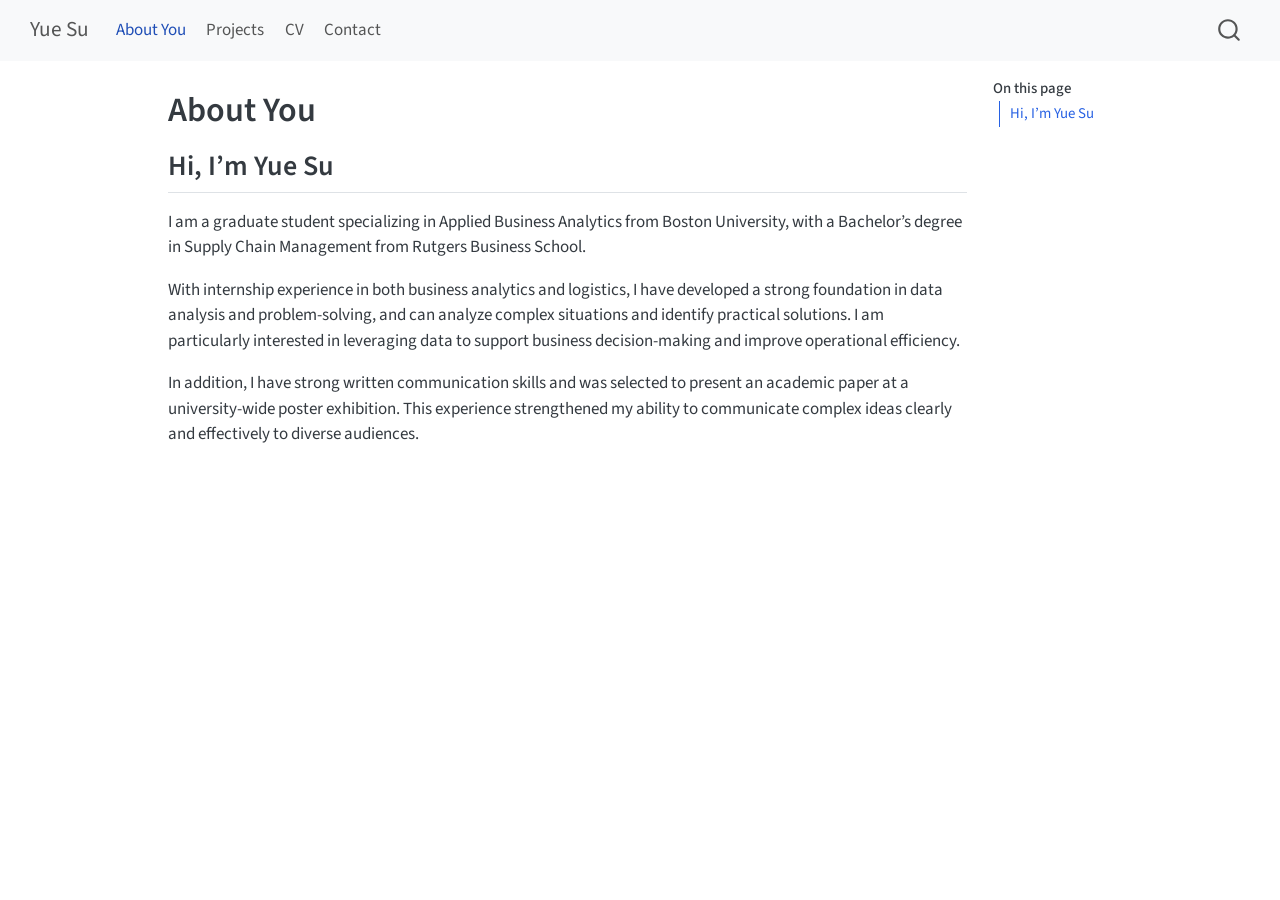
<file: index.html>
<!DOCTYPE html>
<html xmlns="http://www.w3.org/1999/xhtml" lang="en" xml:lang="en"><head>

<meta charset="utf-8">
<meta name="generator" content="quarto-1.10.18">

<meta name="viewport" content="width=device-width, initial-scale=1.0, user-scalable=yes">


<title>About You – Yue Su</title>
<style>
/* Default styles provided by pandoc.
** See https://pandoc.org/MANUAL.html#variables-for-html for config info.
*/
span.smallcaps{font-variant: small-caps;}
div.columns{display: flex; gap: 1.5em;}
div.column{flex: auto;}
@media screen {
div.columns{gap: min(4vw, 1.5em);}
div.column{overflow-x: auto;}
}
div.hanging-indent{margin-left: 1.5em; text-indent: -1.5em;}
ul.task-list{list-style: none;}
ul.task-list li input[type="checkbox"] {
  width: 0.8em;
  margin: 0 0.8em 0.2em -1em; /* quarto-specific, see https://github.com/quarto-dev/quarto-cli/issues/4556 */ 
  vertical-align: middle;
}
</style>


<script src="site_libs/quarto-nav/quarto-nav.js"></script>
<script src="site_libs/quarto-nav/headroom.min.js"></script>
<script src="site_libs/clipboard/clipboard.min.js"></script>
<script src="site_libs/quarto-search/autocomplete.umd.js"></script>
<script src="site_libs/quarto-search/fuse.min.js"></script>
<script src="site_libs/quarto-search/quarto-search.js"></script>
<meta name="quarto:offset" content="./">
<script src="site_libs/quarto-html/quarto.js" type="module"></script>
<script src="site_libs/quarto-html/tabsets/tabsets.js" type="module"></script>
<script src="site_libs/quarto-html/popper.min.js"></script>
<script src="site_libs/quarto-html/tippy.umd.min.js"></script>
<script src="site_libs/quarto-html/anchor.min.js"></script>
<link href="site_libs/quarto-html/tippy.css" rel="stylesheet">
<link href="site_libs/quarto-html/quarto-syntax-highlighting-64a204ab8560d761af7679ceaba22944.css" rel="stylesheet" id="quarto-text-highlighting-styles">
<script src="site_libs/bootstrap/bootstrap.min.js"></script>
<link href="site_libs/bootstrap/bootstrap-icons.css" rel="stylesheet">
<link href="site_libs/bootstrap/bootstrap-445b8638c3d06994fee0907d791121c4.min.css" rel="stylesheet" append-hash="true" id="quarto-bootstrap" data-mode="light">
<script id="quarto-search-options" type="application/json">{
  "location": "navbar",
  "copy-button": false,
  "collapse-after": 3,
  "panel-placement": "end",
  "type": "overlay",
  "limit": 50,
  "keyboard-shortcut": [
    "f",
    "/",
    "s"
  ],
  "show-item-context": false,
  "language": {
    "search-no-results-text": "No results",
    "search-matching-documents-text": "matching documents",
    "search-copy-link-title": "Copy link to search",
    "search-hide-matches-text": "Hide additional matches",
    "search-more-match-text": "more match in this document",
    "search-more-matches-text": "more matches in this document",
    "search-clear-button-title": "Clear",
    "search-text-placeholder": "",
    "search-detached-cancel-button-title": "Cancel",
    "search-submit-button-title": "Submit",
    "search-label": "Search"
  }
}</script>


<link rel="stylesheet" href="styles.css">
</head>

<body class="nav-fixed quarto-light">

<div id="quarto-search-results"></div>
  <header id="quarto-header" class="headroom fixed-top">
    <nav class="navbar navbar-expand-lg " data-bs-theme="dark">
      <div class="navbar-container container-fluid">
      <div class="navbar-brand-container mx-auto">
    <a class="navbar-brand" href="./index.html">
    <span class="navbar-title">Yue Su</span>
    </a>
  </div>
            <div id="quarto-search" class="" title="Search"></div>
          <button class="navbar-toggler" type="button" data-bs-toggle="collapse" data-bs-target="#navbarCollapse" aria-controls="navbarCollapse" role="menu" aria-expanded="false" aria-label="Toggle navigation" onclick="if (window.quartoToggleHeadroom) { window.quartoToggleHeadroom(); }">
  <span class="navbar-toggler-icon"></span>
</button>
          <div class="collapse navbar-collapse" id="navbarCollapse">
            <ul class="navbar-nav navbar-nav-scroll me-auto">
  <li class="nav-item">
    <a class="nav-link active" href="./index.html" aria-current="page"> 
<span class="menu-text">About You</span></a>
  </li>  
  <li class="nav-item">
    <a class="nav-link" href="./projects.html"> 
<span class="menu-text">Projects</span></a>
  </li>  
  <li class="nav-item">
    <a class="nav-link" href="./cv.html"> 
<span class="menu-text">CV</span></a>
  </li>  
  <li class="nav-item">
    <a class="nav-link" href="./contact.html"> 
<span class="menu-text">Contact</span></a>
  </li>  
</ul>
          </div> <!-- /navcollapse -->
            <div class="quarto-navbar-tools">
</div>
      </div> <!-- /container-fluid -->
    </nav>
</header>
<!-- content -->
<div id="quarto-content" class="quarto-container page-columns page-rows-contents page-layout-article page-navbar">
<!-- sidebar -->
<!-- margin-sidebar -->
    <div id="quarto-margin-sidebar" class="sidebar margin-sidebar">
        <nav id="TOC" role="doc-toc" class="toc-active">
    <h2 id="toc-title">On this page</h2>
   
  <ul>
  <li><a href="#hi-im-yue-su" id="toc-hi-im-yue-su" class="nav-link active" data-scroll-target="#hi-im-yue-su">Hi, I’m Yue Su</a></li>
  </ul>
</nav>
    </div>
<!-- main -->
<main class="content" id="quarto-document-content">

<header id="title-block-header" class="quarto-title-block default">
<div class="quarto-title">
<h1 class="title">About You</h1>
</div>



<div class="quarto-title-meta">

    
  
    
  </div>
  


</header>


<section id="hi-im-yue-su" class="level2">
<h2 class="anchored" data-anchor-id="hi-im-yue-su">Hi, I’m Yue Su</h2>
<p>I am a graduate student specializing in Applied Business Analytics from Boston University, with a Bachelor’s degree in Supply Chain Management from Rutgers Business School.</p>
<p>With internship experience in both business analytics and logistics, I have developed a strong foundation in data analysis and problem-solving, and can analyze complex situations and identify practical solutions. I am particularly interested in leveraging data to support business decision-making and improve operational efficiency.</p>
<p>In addition, I have strong written communication skills and was selected to present an academic paper at a university-wide poster exhibition. This experience strengthened my ability to communicate complex ideas clearly and effectively to diverse audiences.</p>


</section>

</main> <!-- /main -->
<script id="quarto-html-after-body" type="application/javascript">
  window.document.addEventListener("DOMContentLoaded", function (event) {
    const icon = "";
    const anchorJS = new window.AnchorJS();
    anchorJS.options = {
      placement: 'right',
      icon: icon
    };
    anchorJS.add('.anchored');
    const isCodeAnnotation = (el) => {
      for (const clz of el.classList) {
        if (clz.startsWith('code-annotation-')) {                     
          return true;
        }
      }
      return false;
    }
    const onCopySuccess = function(e) {
      // button target
      const button = e.trigger;
      // don't keep focus
      button.blur();
      // flash "checked"
      button.classList.add('code-copy-button-checked');
      var currentTitle = button.getAttribute("title");
      button.setAttribute("title", "Copied!");
      let tooltip;
      if (window.bootstrap) {
        button.setAttribute("data-bs-toggle", "tooltip");
        button.setAttribute("data-bs-placement", "left");
        button.setAttribute("data-bs-title", "Copied!");
        tooltip = new bootstrap.Tooltip(button, 
          { trigger: "manual", 
            customClass: "code-copy-button-tooltip",
            offset: [0, -8]});
        tooltip.show();    
      }
      setTimeout(function() {
        if (tooltip) {
          tooltip.hide();
          button.removeAttribute("data-bs-title");
          button.removeAttribute("data-bs-toggle");
          button.removeAttribute("data-bs-placement");
        }
        button.setAttribute("title", currentTitle);
        button.classList.remove('code-copy-button-checked');
      }, 1000);
      // clear code selection
      e.clearSelection();
    }
    const getTextToCopy = function(trigger) {
      const outerScaffold = trigger.parentElement.cloneNode(true);
      const codeEl = outerScaffold.querySelector('code');
      for (const childEl of codeEl.children) {
        if (isCodeAnnotation(childEl)) {
          childEl.remove();
        }
      }
      return codeEl.innerText;
    }
    const clipboard = new window.ClipboardJS('.code-copy-button:not([data-in-quarto-modal])', {
      text: getTextToCopy
    });
    clipboard.on('success', onCopySuccess);
    if (window.document.getElementById('quarto-embedded-source-code-modal')) {
      const clipboardModal = new window.ClipboardJS('.code-copy-button[data-in-quarto-modal]', {
        text: getTextToCopy,
        container: window.document.getElementById('quarto-embedded-source-code-modal')
      });
      clipboardModal.on('success', onCopySuccess);
    }
      var localhostRegex = new RegExp(/^(?:http|https):\/\/localhost\:?[0-9]*\//);
      var mailtoRegex = new RegExp(/^mailto:/);
        var filterRegex = new RegExp("https:\/\/YueSu869\.github\.io\/");
      var isInternal = (href) => {
          return filterRegex.test(href) || localhostRegex.test(href) || mailtoRegex.test(href);
      }
      // Inspect non-navigation links and adorn them if external
     var links = window.document.querySelectorAll('a[href]:not(.nav-link):not(.navbar-brand):not(.toc-action):not(.sidebar-link):not(.sidebar-item-toggle):not(.pagination-link):not(.no-external):not([aria-hidden]):not(.dropdown-item):not(.quarto-navigation-tool):not(.about-link)');
      for (var i=0; i<links.length; i++) {
        const link = links[i];
        if (!isInternal(link.href)) {
          // undo the damage that might have been done by quarto-nav.js in the case of
          // links that we want to consider external
          if (link.dataset.originalHref !== undefined) {
            link.href = link.dataset.originalHref;
          }
        }
      }
    function tippyHover(el, contentFn, onTriggerFn, onUntriggerFn) {
      const config = {
        allowHTML: true,
        maxWidth: 500,
        delay: 100,
        arrow: false,
        appendTo: function(el) {
            return el.parentElement;
        },
        interactive: true,
        interactiveBorder: 10,
        theme: 'quarto',
        placement: 'bottom-start',
      };
      if (contentFn) {
        config.content = contentFn;
      }
      if (onTriggerFn) {
        config.onTrigger = onTriggerFn;
      }
      if (onUntriggerFn) {
        config.onUntrigger = onUntriggerFn;
      }
      window.tippy(el, config); 
    }
    const noterefs = window.document.querySelectorAll('a[role="doc-noteref"]');
    for (var i=0; i<noterefs.length; i++) {
      const ref = noterefs[i];
      tippyHover(ref, function() {
        // use id or data attribute instead here
        let href = ref.getAttribute('data-footnote-href') || ref.getAttribute('href');
        try { href = new URL(href).hash; } catch {}
        const id = href.replace(/^#\/?/, "");
        const note = window.document.getElementById(id);
        if (note) {
          return note.innerHTML;
        } else {
          return "";
        }
      });
    }
    const xrefs = window.document.querySelectorAll('a.quarto-xref');
    const processXRef = (id, note) => {
      // Strip column container classes
      const stripColumnClz = (el) => {
        el.classList.remove("page-full", "page-columns");
        if (el.children) {
          for (const child of el.children) {
            stripColumnClz(child);
          }
        }
      }
      stripColumnClz(note)
      if (id === null || id.startsWith('sec-')) {
        // Special case sections, only their first couple elements
        const container = document.createElement("div");
        if (note.children && note.children.length > 2) {
          container.appendChild(note.children[0].cloneNode(true));
          for (let i = 1; i < note.children.length; i++) {
            const child = note.children[i];
            if (child.tagName === "P" && child.innerText === "") {
              continue;
            } else {
              container.appendChild(child.cloneNode(true));
              break;
            }
          }
          if (window.Quarto?.typesetMath) {
            window.Quarto.typesetMath(container);
          }
          return container.innerHTML
        } else {
          if (window.Quarto?.typesetMath) {
            window.Quarto.typesetMath(note);
          }
          return note.innerHTML;
        }
      } else {
        // Remove any anchor links if they are present
        const anchorLink = note.querySelector('a.anchorjs-link');
        if (anchorLink) {
          anchorLink.remove();
        }
        if (window.Quarto?.typesetMath) {
          window.Quarto.typesetMath(note);
        }
        if (note.classList.contains("callout")) {
          return note.outerHTML;
        } else {
          return note.innerHTML;
        }
      }
    }
    for (var i=0; i<xrefs.length; i++) {
      const xref = xrefs[i];
      tippyHover(xref, undefined, function(instance) {
        instance.disable();
        let url = xref.getAttribute('href');
        let hash = undefined; 
        if (url.startsWith('#')) {
          hash = url;
        } else {
          try { hash = new URL(url).hash; } catch {}
        }
        if (hash) {
          const id = hash.replace(/^#\/?/, "");
          const note = window.document.getElementById(id);
          if (note !== null) {
            try {
              const html = processXRef(id, note.cloneNode(true));
              instance.setContent(html);
            } finally {
              instance.enable();
              instance.show();
            }
          } else {
            // See if we can fetch this
            fetch(url.split('#')[0])
            .then(res => res.text())
            .then(html => {
              const parser = new DOMParser();
              const htmlDoc = parser.parseFromString(html, "text/html");
              const note = htmlDoc.getElementById(id);
              if (note !== null) {
                const html = processXRef(id, note);
                instance.setContent(html);
              } 
            }).finally(() => {
              instance.enable();
              instance.show();
            });
          }
        } else {
          // See if we can fetch a full url (with no hash to target)
          // This is a special case and we should probably do some content thinning / targeting
          fetch(url)
          .then(res => res.text())
          .then(html => {
            const parser = new DOMParser();
            const htmlDoc = parser.parseFromString(html, "text/html");
            const note = htmlDoc.querySelector('main.content');
            if (note !== null) {
              // This should only happen for chapter cross references
              // (since there is no id in the URL)
              // remove the first header
              if (note.children.length > 0 && note.children[0].tagName === "HEADER") {
                note.children[0].remove();
              }
              const html = processXRef(null, note);
              instance.setContent(html);
            } 
          }).finally(() => {
            instance.enable();
            instance.show();
          });
        }
      }, function(instance) {
      });
    }
        let selectedAnnoteEl;
        const selectorForAnnotation = ( cell, annotation) => {
          let cellAttr = 'data-code-cell="' + cell + '"';
          let lineAttr = 'data-code-annotation="' +  annotation + '"';
          const selector = 'span[' + cellAttr + '][' + lineAttr + ']';
          return selector;
        }
        const selectCodeLines = (annoteEl) => {
          const doc = window.document;
          const targetCell = annoteEl.getAttribute("data-target-cell");
          const targetAnnotation = annoteEl.getAttribute("data-target-annotation");
          const annoteSpan = window.document.querySelector(selectorForAnnotation(targetCell, targetAnnotation));
          const lines = annoteSpan.getAttribute("data-code-lines").split(",");
          const lineIds = lines.map((line) => {
            return targetCell + "-" + line;
          })
          let top = null;
          let height = null;
          let parent = null;
          if (lineIds.length > 0) {
              //compute the position of the single el (top and bottom and make a div)
              const el = window.document.getElementById(lineIds[0]);
              top = el.offsetTop;
              height = el.offsetHeight;
              parent = el.parentElement.parentElement;
            if (lineIds.length > 1) {
              const lastEl = window.document.getElementById(lineIds[lineIds.length - 1]);
              const bottom = lastEl.offsetTop + lastEl.offsetHeight;
              height = bottom - top;
            }
            if (top !== null && height !== null && parent !== null) {
              // cook up a div (if necessary) and position it 
              let div = window.document.getElementById("code-annotation-line-highlight");
              if (div === null) {
                div = window.document.createElement("div");
                div.setAttribute("id", "code-annotation-line-highlight");
                div.style.position = 'absolute';
                parent.appendChild(div);
              }
              div.style.top = top - 2 + "px";
              div.style.height = height + 4 + "px";
              div.style.left = 0;
              let gutterDiv = window.document.getElementById("code-annotation-line-highlight-gutter");
              if (gutterDiv === null) {
                gutterDiv = window.document.createElement("div");
                gutterDiv.setAttribute("id", "code-annotation-line-highlight-gutter");
                gutterDiv.style.position = 'absolute';
                const codeCell = window.document.getElementById(targetCell);
                const gutter = codeCell.querySelector('.code-annotation-gutter');
                gutter.appendChild(gutterDiv);
              }
              gutterDiv.style.top = top - 2 + "px";
              gutterDiv.style.height = height + 4 + "px";
            }
            selectedAnnoteEl = annoteEl;
          }
        };
        const unselectCodeLines = () => {
          const elementsIds = ["code-annotation-line-highlight", "code-annotation-line-highlight-gutter"];
          elementsIds.forEach((elId) => {
            const div = window.document.getElementById(elId);
            if (div) {
              div.remove();
            }
          });
          selectedAnnoteEl = undefined;
        };
          // Handle positioning of the toggle
      window.addEventListener(
        "resize",
        throttle(() => {
          elRect = undefined;
          if (selectedAnnoteEl) {
            selectCodeLines(selectedAnnoteEl);
          }
        }, 10)
      );
      function throttle(fn, ms) {
      let throttle = false;
      let timer;
        return (...args) => {
          if(!throttle) { // first call gets through
              fn.apply(this, args);
              throttle = true;
          } else { // all the others get throttled
              if(timer) clearTimeout(timer); // cancel #2
              timer = setTimeout(() => {
                fn.apply(this, args);
                timer = throttle = false;
              }, ms);
          }
        };
      }
        // Attach click handler to the DT
        const annoteDls = window.document.querySelectorAll('dt[data-target-cell]');
        for (const annoteDlNode of annoteDls) {
          annoteDlNode.addEventListener('click', (event) => {
            const clickedEl = event.target;
            if (clickedEl !== selectedAnnoteEl) {
              unselectCodeLines();
              const activeEl = window.document.querySelector('dt[data-target-cell].code-annotation-active');
              if (activeEl) {
                activeEl.classList.remove('code-annotation-active');
              }
              selectCodeLines(clickedEl);
              clickedEl.classList.add('code-annotation-active');
            } else {
              // Unselect the line
              unselectCodeLines();
              clickedEl.classList.remove('code-annotation-active');
            }
          });
        }
    const findCites = (el) => {
      const parentEl = el.parentElement;
      if (parentEl) {
        const cites = parentEl.dataset.cites;
        if (cites) {
          return {
            el,
            cites: cites.split(' ')
          };
        } else {
          return findCites(el.parentElement)
        }
      } else {
        return undefined;
      }
    };
    var bibliorefs = window.document.querySelectorAll('a[role="doc-biblioref"]');
    for (var i=0; i<bibliorefs.length; i++) {
      const ref = bibliorefs[i];
      const citeInfo = findCites(ref);
      if (citeInfo) {
        tippyHover(citeInfo.el, function() {
          var popup = window.document.createElement('div');
          citeInfo.cites.forEach(function(cite) {
            var citeDiv = window.document.createElement('div');
            citeDiv.classList.add('hanging-indent');
            citeDiv.classList.add('csl-entry');
            var biblioDiv = window.document.getElementById('ref-' + cite);
            if (biblioDiv) {
              citeDiv.innerHTML = biblioDiv.innerHTML;
            }
            popup.appendChild(citeDiv);
          });
          return popup.innerHTML;
        });
      }
    }
  });
  </script>
</div> <!-- /content -->




</body></html>
</file>
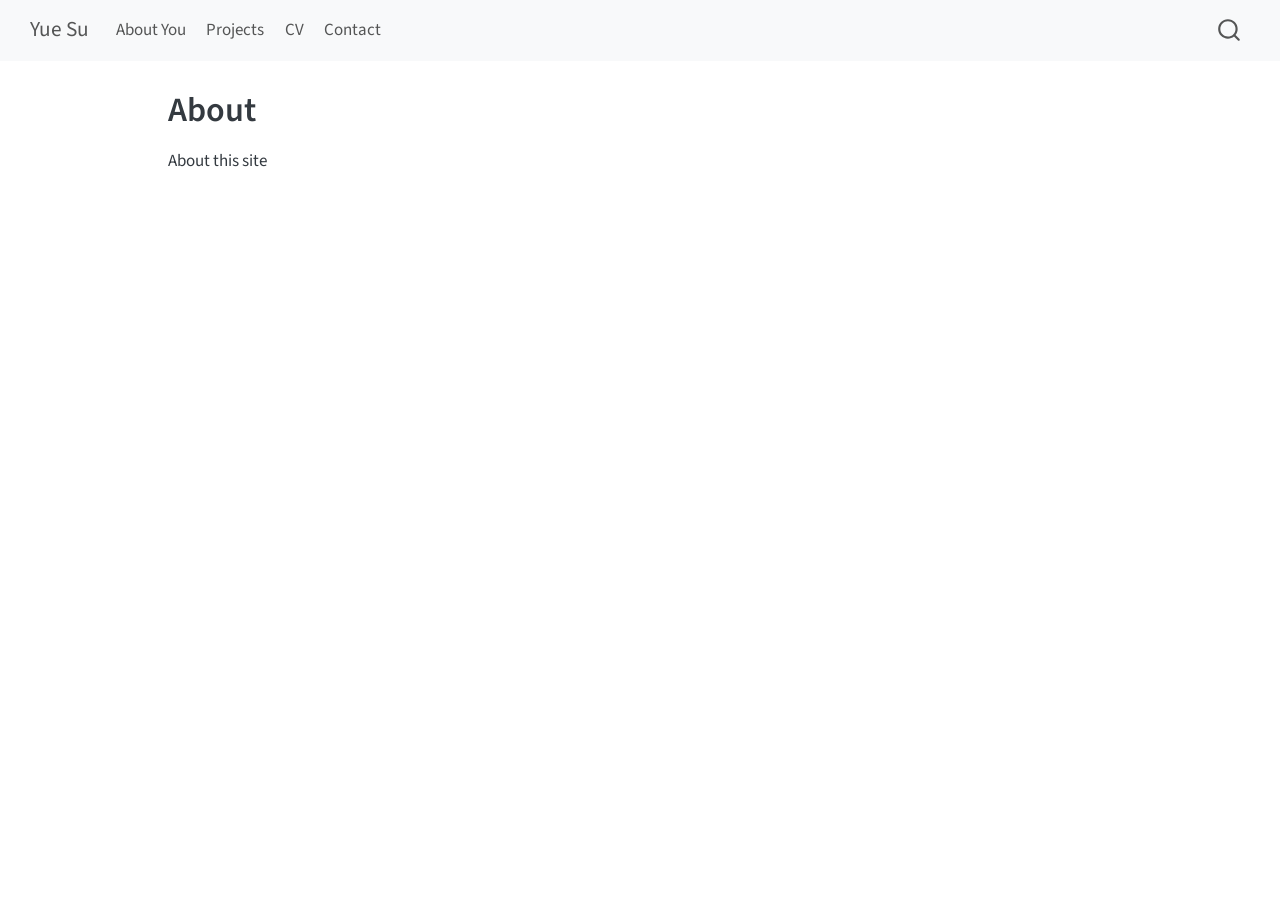
<file: about.html>
<!DOCTYPE html>
<html xmlns="http://www.w3.org/1999/xhtml" lang="en" xml:lang="en"><head>

<meta charset="utf-8">
<meta name="generator" content="quarto-1.10.18">

<meta name="viewport" content="width=device-width, initial-scale=1.0, user-scalable=yes">


<title>About – Yue Su</title>
<style>
/* Default styles provided by pandoc.
** See https://pandoc.org/MANUAL.html#variables-for-html for config info.
*/
span.smallcaps{font-variant: small-caps;}
div.columns{display: flex; gap: 1.5em;}
div.column{flex: auto;}
@media screen {
div.columns{gap: min(4vw, 1.5em);}
div.column{overflow-x: auto;}
}
div.hanging-indent{margin-left: 1.5em; text-indent: -1.5em;}
ul.task-list{list-style: none;}
ul.task-list li input[type="checkbox"] {
  width: 0.8em;
  margin: 0 0.8em 0.2em -1em; /* quarto-specific, see https://github.com/quarto-dev/quarto-cli/issues/4556 */ 
  vertical-align: middle;
}
</style>


<script src="site_libs/quarto-nav/quarto-nav.js"></script>
<script src="site_libs/quarto-nav/headroom.min.js"></script>
<script src="site_libs/clipboard/clipboard.min.js"></script>
<script src="site_libs/quarto-search/autocomplete.umd.js"></script>
<script src="site_libs/quarto-search/fuse.min.js"></script>
<script src="site_libs/quarto-search/quarto-search.js"></script>
<meta name="quarto:offset" content="./">
<script src="site_libs/quarto-html/quarto.js" type="module"></script>
<script src="site_libs/quarto-html/tabsets/tabsets.js" type="module"></script>
<script src="site_libs/quarto-html/popper.min.js"></script>
<script src="site_libs/quarto-html/tippy.umd.min.js"></script>
<script src="site_libs/quarto-html/anchor.min.js"></script>
<link href="site_libs/quarto-html/tippy.css" rel="stylesheet">
<link href="site_libs/quarto-html/quarto-syntax-highlighting-64a204ab8560d761af7679ceaba22944.css" rel="stylesheet" id="quarto-text-highlighting-styles">
<script src="site_libs/bootstrap/bootstrap.min.js"></script>
<link href="site_libs/bootstrap/bootstrap-icons.css" rel="stylesheet">
<link href="site_libs/bootstrap/bootstrap-445b8638c3d06994fee0907d791121c4.min.css" rel="stylesheet" append-hash="true" id="quarto-bootstrap" data-mode="light">
<script id="quarto-search-options" type="application/json">{
  "location": "navbar",
  "copy-button": false,
  "collapse-after": 3,
  "panel-placement": "end",
  "type": "overlay",
  "limit": 50,
  "keyboard-shortcut": [
    "f",
    "/",
    "s"
  ],
  "show-item-context": false,
  "language": {
    "search-no-results-text": "No results",
    "search-matching-documents-text": "matching documents",
    "search-copy-link-title": "Copy link to search",
    "search-hide-matches-text": "Hide additional matches",
    "search-more-match-text": "more match in this document",
    "search-more-matches-text": "more matches in this document",
    "search-clear-button-title": "Clear",
    "search-text-placeholder": "",
    "search-detached-cancel-button-title": "Cancel",
    "search-submit-button-title": "Submit",
    "search-label": "Search"
  }
}</script>


<link rel="stylesheet" href="styles.css">
</head>

<body class="nav-fixed quarto-light">

<div id="quarto-search-results"></div>
  <header id="quarto-header" class="headroom fixed-top">
    <nav class="navbar navbar-expand-lg " data-bs-theme="dark">
      <div class="navbar-container container-fluid">
      <div class="navbar-brand-container mx-auto">
    <a class="navbar-brand" href="./index.html">
    <span class="navbar-title">Yue Su</span>
    </a>
  </div>
            <div id="quarto-search" class="" title="Search"></div>
          <button class="navbar-toggler" type="button" data-bs-toggle="collapse" data-bs-target="#navbarCollapse" aria-controls="navbarCollapse" role="menu" aria-expanded="false" aria-label="Toggle navigation" onclick="if (window.quartoToggleHeadroom) { window.quartoToggleHeadroom(); }">
  <span class="navbar-toggler-icon"></span>
</button>
          <div class="collapse navbar-collapse" id="navbarCollapse">
            <ul class="navbar-nav navbar-nav-scroll me-auto">
  <li class="nav-item">
    <a class="nav-link" href="./index.html"> 
<span class="menu-text">About You</span></a>
  </li>  
  <li class="nav-item">
    <a class="nav-link" href="./projects.html"> 
<span class="menu-text">Projects</span></a>
  </li>  
  <li class="nav-item">
    <a class="nav-link" href="./cv.html"> 
<span class="menu-text">CV</span></a>
  </li>  
  <li class="nav-item">
    <a class="nav-link" href="./contact.html"> 
<span class="menu-text">Contact</span></a>
  </li>  
</ul>
          </div> <!-- /navcollapse -->
            <div class="quarto-navbar-tools">
</div>
      </div> <!-- /container-fluid -->
    </nav>
</header>
<!-- content -->
<div id="quarto-content" class="quarto-container page-columns page-rows-contents page-layout-article page-navbar">
<!-- sidebar -->
<!-- margin-sidebar -->
    <div id="quarto-margin-sidebar" class="sidebar margin-sidebar zindex-bottom">
        
    </div>
<!-- main -->
<main class="content" id="quarto-document-content">

<header id="title-block-header" class="quarto-title-block default">
<div class="quarto-title">
<h1 class="title">About</h1>
</div>



<div class="quarto-title-meta">

    
  
    
  </div>
  


</header>


<p>About this site</p>



</main> <!-- /main -->
<script id="quarto-html-after-body" type="application/javascript">
  window.document.addEventListener("DOMContentLoaded", function (event) {
    const icon = "";
    const anchorJS = new window.AnchorJS();
    anchorJS.options = {
      placement: 'right',
      icon: icon
    };
    anchorJS.add('.anchored');
    const isCodeAnnotation = (el) => {
      for (const clz of el.classList) {
        if (clz.startsWith('code-annotation-')) {                     
          return true;
        }
      }
      return false;
    }
    const onCopySuccess = function(e) {
      // button target
      const button = e.trigger;
      // don't keep focus
      button.blur();
      // flash "checked"
      button.classList.add('code-copy-button-checked');
      var currentTitle = button.getAttribute("title");
      button.setAttribute("title", "Copied!");
      let tooltip;
      if (window.bootstrap) {
        button.setAttribute("data-bs-toggle", "tooltip");
        button.setAttribute("data-bs-placement", "left");
        button.setAttribute("data-bs-title", "Copied!");
        tooltip = new bootstrap.Tooltip(button, 
          { trigger: "manual", 
            customClass: "code-copy-button-tooltip",
            offset: [0, -8]});
        tooltip.show();    
      }
      setTimeout(function() {
        if (tooltip) {
          tooltip.hide();
          button.removeAttribute("data-bs-title");
          button.removeAttribute("data-bs-toggle");
          button.removeAttribute("data-bs-placement");
        }
        button.setAttribute("title", currentTitle);
        button.classList.remove('code-copy-button-checked');
      }, 1000);
      // clear code selection
      e.clearSelection();
    }
    const getTextToCopy = function(trigger) {
      const outerScaffold = trigger.parentElement.cloneNode(true);
      const codeEl = outerScaffold.querySelector('code');
      for (const childEl of codeEl.children) {
        if (isCodeAnnotation(childEl)) {
          childEl.remove();
        }
      }
      return codeEl.innerText;
    }
    const clipboard = new window.ClipboardJS('.code-copy-button:not([data-in-quarto-modal])', {
      text: getTextToCopy
    });
    clipboard.on('success', onCopySuccess);
    if (window.document.getElementById('quarto-embedded-source-code-modal')) {
      const clipboardModal = new window.ClipboardJS('.code-copy-button[data-in-quarto-modal]', {
        text: getTextToCopy,
        container: window.document.getElementById('quarto-embedded-source-code-modal')
      });
      clipboardModal.on('success', onCopySuccess);
    }
      var localhostRegex = new RegExp(/^(?:http|https):\/\/localhost\:?[0-9]*\//);
      var mailtoRegex = new RegExp(/^mailto:/);
        var filterRegex = new RegExp("https:\/\/YueSu869\.github\.io\/");
      var isInternal = (href) => {
          return filterRegex.test(href) || localhostRegex.test(href) || mailtoRegex.test(href);
      }
      // Inspect non-navigation links and adorn them if external
     var links = window.document.querySelectorAll('a[href]:not(.nav-link):not(.navbar-brand):not(.toc-action):not(.sidebar-link):not(.sidebar-item-toggle):not(.pagination-link):not(.no-external):not([aria-hidden]):not(.dropdown-item):not(.quarto-navigation-tool):not(.about-link)');
      for (var i=0; i<links.length; i++) {
        const link = links[i];
        if (!isInternal(link.href)) {
          // undo the damage that might have been done by quarto-nav.js in the case of
          // links that we want to consider external
          if (link.dataset.originalHref !== undefined) {
            link.href = link.dataset.originalHref;
          }
        }
      }
    function tippyHover(el, contentFn, onTriggerFn, onUntriggerFn) {
      const config = {
        allowHTML: true,
        maxWidth: 500,
        delay: 100,
        arrow: false,
        appendTo: function(el) {
            return el.parentElement;
        },
        interactive: true,
        interactiveBorder: 10,
        theme: 'quarto',
        placement: 'bottom-start',
      };
      if (contentFn) {
        config.content = contentFn;
      }
      if (onTriggerFn) {
        config.onTrigger = onTriggerFn;
      }
      if (onUntriggerFn) {
        config.onUntrigger = onUntriggerFn;
      }
      window.tippy(el, config); 
    }
    const noterefs = window.document.querySelectorAll('a[role="doc-noteref"]');
    for (var i=0; i<noterefs.length; i++) {
      const ref = noterefs[i];
      tippyHover(ref, function() {
        // use id or data attribute instead here
        let href = ref.getAttribute('data-footnote-href') || ref.getAttribute('href');
        try { href = new URL(href).hash; } catch {}
        const id = href.replace(/^#\/?/, "");
        const note = window.document.getElementById(id);
        if (note) {
          return note.innerHTML;
        } else {
          return "";
        }
      });
    }
    const xrefs = window.document.querySelectorAll('a.quarto-xref');
    const processXRef = (id, note) => {
      // Strip column container classes
      const stripColumnClz = (el) => {
        el.classList.remove("page-full", "page-columns");
        if (el.children) {
          for (const child of el.children) {
            stripColumnClz(child);
          }
        }
      }
      stripColumnClz(note)
      if (id === null || id.startsWith('sec-')) {
        // Special case sections, only their first couple elements
        const container = document.createElement("div");
        if (note.children && note.children.length > 2) {
          container.appendChild(note.children[0].cloneNode(true));
          for (let i = 1; i < note.children.length; i++) {
            const child = note.children[i];
            if (child.tagName === "P" && child.innerText === "") {
              continue;
            } else {
              container.appendChild(child.cloneNode(true));
              break;
            }
          }
          if (window.Quarto?.typesetMath) {
            window.Quarto.typesetMath(container);
          }
          return container.innerHTML
        } else {
          if (window.Quarto?.typesetMath) {
            window.Quarto.typesetMath(note);
          }
          return note.innerHTML;
        }
      } else {
        // Remove any anchor links if they are present
        const anchorLink = note.querySelector('a.anchorjs-link');
        if (anchorLink) {
          anchorLink.remove();
        }
        if (window.Quarto?.typesetMath) {
          window.Quarto.typesetMath(note);
        }
        if (note.classList.contains("callout")) {
          return note.outerHTML;
        } else {
          return note.innerHTML;
        }
      }
    }
    for (var i=0; i<xrefs.length; i++) {
      const xref = xrefs[i];
      tippyHover(xref, undefined, function(instance) {
        instance.disable();
        let url = xref.getAttribute('href');
        let hash = undefined; 
        if (url.startsWith('#')) {
          hash = url;
        } else {
          try { hash = new URL(url).hash; } catch {}
        }
        if (hash) {
          const id = hash.replace(/^#\/?/, "");
          const note = window.document.getElementById(id);
          if (note !== null) {
            try {
              const html = processXRef(id, note.cloneNode(true));
              instance.setContent(html);
            } finally {
              instance.enable();
              instance.show();
            }
          } else {
            // See if we can fetch this
            fetch(url.split('#')[0])
            .then(res => res.text())
            .then(html => {
              const parser = new DOMParser();
              const htmlDoc = parser.parseFromString(html, "text/html");
              const note = htmlDoc.getElementById(id);
              if (note !== null) {
                const html = processXRef(id, note);
                instance.setContent(html);
              } 
            }).finally(() => {
              instance.enable();
              instance.show();
            });
          }
        } else {
          // See if we can fetch a full url (with no hash to target)
          // This is a special case and we should probably do some content thinning / targeting
          fetch(url)
          .then(res => res.text())
          .then(html => {
            const parser = new DOMParser();
            const htmlDoc = parser.parseFromString(html, "text/html");
            const note = htmlDoc.querySelector('main.content');
            if (note !== null) {
              // This should only happen for chapter cross references
              // (since there is no id in the URL)
              // remove the first header
              if (note.children.length > 0 && note.children[0].tagName === "HEADER") {
                note.children[0].remove();
              }
              const html = processXRef(null, note);
              instance.setContent(html);
            } 
          }).finally(() => {
            instance.enable();
            instance.show();
          });
        }
      }, function(instance) {
      });
    }
        let selectedAnnoteEl;
        const selectorForAnnotation = ( cell, annotation) => {
          let cellAttr = 'data-code-cell="' + cell + '"';
          let lineAttr = 'data-code-annotation="' +  annotation + '"';
          const selector = 'span[' + cellAttr + '][' + lineAttr + ']';
          return selector;
        }
        const selectCodeLines = (annoteEl) => {
          const doc = window.document;
          const targetCell = annoteEl.getAttribute("data-target-cell");
          const targetAnnotation = annoteEl.getAttribute("data-target-annotation");
          const annoteSpan = window.document.querySelector(selectorForAnnotation(targetCell, targetAnnotation));
          const lines = annoteSpan.getAttribute("data-code-lines").split(",");
          const lineIds = lines.map((line) => {
            return targetCell + "-" + line;
          })
          let top = null;
          let height = null;
          let parent = null;
          if (lineIds.length > 0) {
              //compute the position of the single el (top and bottom and make a div)
              const el = window.document.getElementById(lineIds[0]);
              top = el.offsetTop;
              height = el.offsetHeight;
              parent = el.parentElement.parentElement;
            if (lineIds.length > 1) {
              const lastEl = window.document.getElementById(lineIds[lineIds.length - 1]);
              const bottom = lastEl.offsetTop + lastEl.offsetHeight;
              height = bottom - top;
            }
            if (top !== null && height !== null && parent !== null) {
              // cook up a div (if necessary) and position it 
              let div = window.document.getElementById("code-annotation-line-highlight");
              if (div === null) {
                div = window.document.createElement("div");
                div.setAttribute("id", "code-annotation-line-highlight");
                div.style.position = 'absolute';
                parent.appendChild(div);
              }
              div.style.top = top - 2 + "px";
              div.style.height = height + 4 + "px";
              div.style.left = 0;
              let gutterDiv = window.document.getElementById("code-annotation-line-highlight-gutter");
              if (gutterDiv === null) {
                gutterDiv = window.document.createElement("div");
                gutterDiv.setAttribute("id", "code-annotation-line-highlight-gutter");
                gutterDiv.style.position = 'absolute';
                const codeCell = window.document.getElementById(targetCell);
                const gutter = codeCell.querySelector('.code-annotation-gutter');
                gutter.appendChild(gutterDiv);
              }
              gutterDiv.style.top = top - 2 + "px";
              gutterDiv.style.height = height + 4 + "px";
            }
            selectedAnnoteEl = annoteEl;
          }
        };
        const unselectCodeLines = () => {
          const elementsIds = ["code-annotation-line-highlight", "code-annotation-line-highlight-gutter"];
          elementsIds.forEach((elId) => {
            const div = window.document.getElementById(elId);
            if (div) {
              div.remove();
            }
          });
          selectedAnnoteEl = undefined;
        };
          // Handle positioning of the toggle
      window.addEventListener(
        "resize",
        throttle(() => {
          elRect = undefined;
          if (selectedAnnoteEl) {
            selectCodeLines(selectedAnnoteEl);
          }
        }, 10)
      );
      function throttle(fn, ms) {
      let throttle = false;
      let timer;
        return (...args) => {
          if(!throttle) { // first call gets through
              fn.apply(this, args);
              throttle = true;
          } else { // all the others get throttled
              if(timer) clearTimeout(timer); // cancel #2
              timer = setTimeout(() => {
                fn.apply(this, args);
                timer = throttle = false;
              }, ms);
          }
        };
      }
        // Attach click handler to the DT
        const annoteDls = window.document.querySelectorAll('dt[data-target-cell]');
        for (const annoteDlNode of annoteDls) {
          annoteDlNode.addEventListener('click', (event) => {
            const clickedEl = event.target;
            if (clickedEl !== selectedAnnoteEl) {
              unselectCodeLines();
              const activeEl = window.document.querySelector('dt[data-target-cell].code-annotation-active');
              if (activeEl) {
                activeEl.classList.remove('code-annotation-active');
              }
              selectCodeLines(clickedEl);
              clickedEl.classList.add('code-annotation-active');
            } else {
              // Unselect the line
              unselectCodeLines();
              clickedEl.classList.remove('code-annotation-active');
            }
          });
        }
    const findCites = (el) => {
      const parentEl = el.parentElement;
      if (parentEl) {
        const cites = parentEl.dataset.cites;
        if (cites) {
          return {
            el,
            cites: cites.split(' ')
          };
        } else {
          return findCites(el.parentElement)
        }
      } else {
        return undefined;
      }
    };
    var bibliorefs = window.document.querySelectorAll('a[role="doc-biblioref"]');
    for (var i=0; i<bibliorefs.length; i++) {
      const ref = bibliorefs[i];
      const citeInfo = findCites(ref);
      if (citeInfo) {
        tippyHover(citeInfo.el, function() {
          var popup = window.document.createElement('div');
          citeInfo.cites.forEach(function(cite) {
            var citeDiv = window.document.createElement('div');
            citeDiv.classList.add('hanging-indent');
            citeDiv.classList.add('csl-entry');
            var biblioDiv = window.document.getElementById('ref-' + cite);
            if (biblioDiv) {
              citeDiv.innerHTML = biblioDiv.innerHTML;
            }
            popup.appendChild(citeDiv);
          });
          return popup.innerHTML;
        });
      }
    }
  });
  </script>
</div> <!-- /content -->




</body></html>
</file>
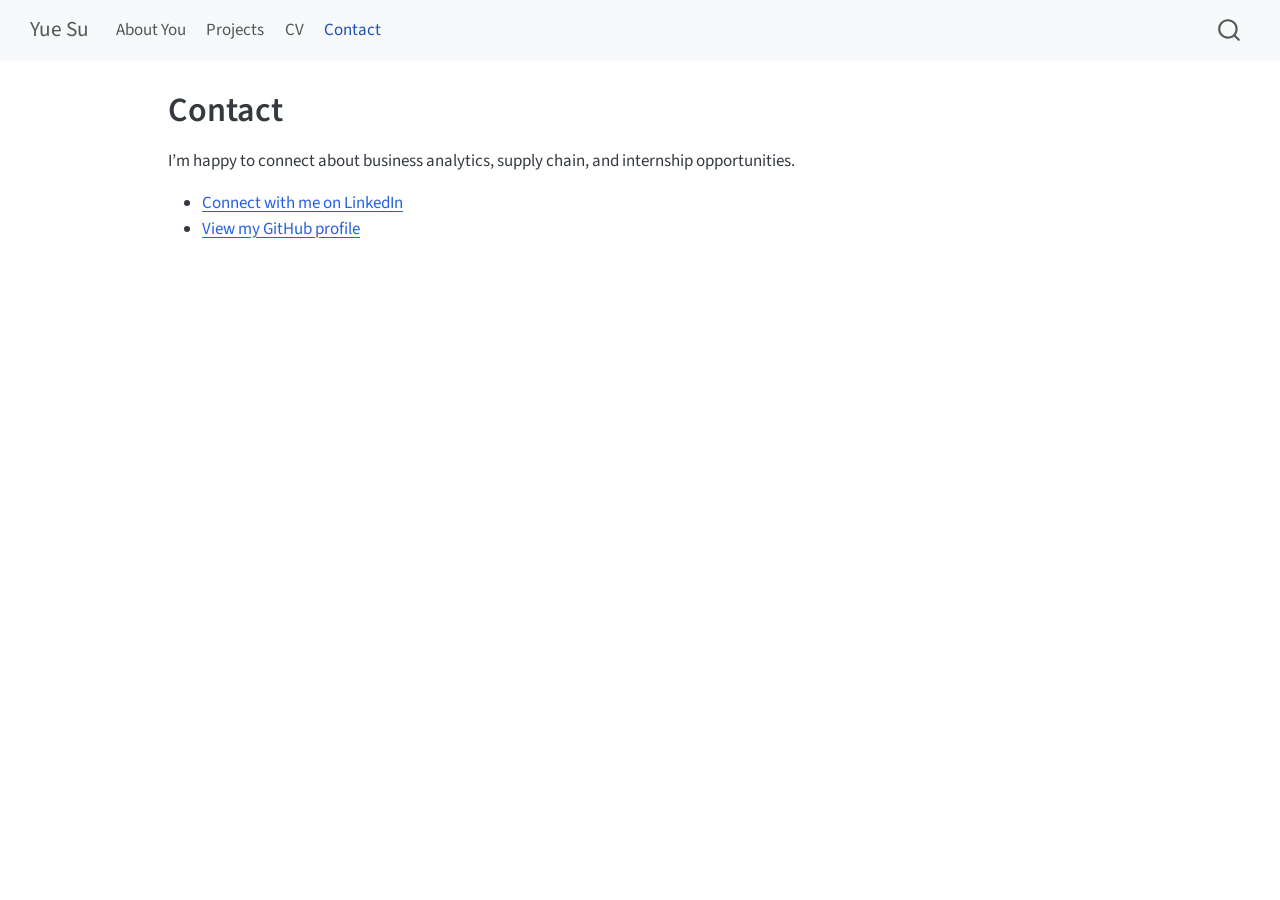
<file: contact.html>
<!DOCTYPE html>
<html xmlns="http://www.w3.org/1999/xhtml" lang="en" xml:lang="en"><head>

<meta charset="utf-8">
<meta name="generator" content="quarto-1.10.18">

<meta name="viewport" content="width=device-width, initial-scale=1.0, user-scalable=yes">


<title>Contact – Yue Su</title>
<style>
/* Default styles provided by pandoc.
** See https://pandoc.org/MANUAL.html#variables-for-html for config info.
*/
span.smallcaps{font-variant: small-caps;}
div.columns{display: flex; gap: 1.5em;}
div.column{flex: auto;}
@media screen {
div.columns{gap: min(4vw, 1.5em);}
div.column{overflow-x: auto;}
}
div.hanging-indent{margin-left: 1.5em; text-indent: -1.5em;}
ul.task-list{list-style: none;}
ul.task-list li input[type="checkbox"] {
  width: 0.8em;
  margin: 0 0.8em 0.2em -1em; /* quarto-specific, see https://github.com/quarto-dev/quarto-cli/issues/4556 */ 
  vertical-align: middle;
}
</style>


<script src="site_libs/quarto-nav/quarto-nav.js"></script>
<script src="site_libs/quarto-nav/headroom.min.js"></script>
<script src="site_libs/clipboard/clipboard.min.js"></script>
<script src="site_libs/quarto-search/autocomplete.umd.js"></script>
<script src="site_libs/quarto-search/fuse.min.js"></script>
<script src="site_libs/quarto-search/quarto-search.js"></script>
<meta name="quarto:offset" content="./">
<script src="site_libs/quarto-html/quarto.js" type="module"></script>
<script src="site_libs/quarto-html/tabsets/tabsets.js" type="module"></script>
<script src="site_libs/quarto-html/popper.min.js"></script>
<script src="site_libs/quarto-html/tippy.umd.min.js"></script>
<script src="site_libs/quarto-html/anchor.min.js"></script>
<link href="site_libs/quarto-html/tippy.css" rel="stylesheet">
<link href="site_libs/quarto-html/quarto-syntax-highlighting-64a204ab8560d761af7679ceaba22944.css" rel="stylesheet" id="quarto-text-highlighting-styles">
<script src="site_libs/bootstrap/bootstrap.min.js"></script>
<link href="site_libs/bootstrap/bootstrap-icons.css" rel="stylesheet">
<link href="site_libs/bootstrap/bootstrap-445b8638c3d06994fee0907d791121c4.min.css" rel="stylesheet" append-hash="true" id="quarto-bootstrap" data-mode="light">
<script id="quarto-search-options" type="application/json">{
  "location": "navbar",
  "copy-button": false,
  "collapse-after": 3,
  "panel-placement": "end",
  "type": "overlay",
  "limit": 50,
  "keyboard-shortcut": [
    "f",
    "/",
    "s"
  ],
  "show-item-context": false,
  "language": {
    "search-no-results-text": "No results",
    "search-matching-documents-text": "matching documents",
    "search-copy-link-title": "Copy link to search",
    "search-hide-matches-text": "Hide additional matches",
    "search-more-match-text": "more match in this document",
    "search-more-matches-text": "more matches in this document",
    "search-clear-button-title": "Clear",
    "search-text-placeholder": "",
    "search-detached-cancel-button-title": "Cancel",
    "search-submit-button-title": "Submit",
    "search-label": "Search"
  }
}</script>


<link rel="stylesheet" href="styles.css">
</head>

<body class="nav-fixed quarto-light">

<div id="quarto-search-results"></div>
  <header id="quarto-header" class="headroom fixed-top">
    <nav class="navbar navbar-expand-lg " data-bs-theme="dark">
      <div class="navbar-container container-fluid">
      <div class="navbar-brand-container mx-auto">
    <a class="navbar-brand" href="./index.html">
    <span class="navbar-title">Yue Su</span>
    </a>
  </div>
            <div id="quarto-search" class="" title="Search"></div>
          <button class="navbar-toggler" type="button" data-bs-toggle="collapse" data-bs-target="#navbarCollapse" aria-controls="navbarCollapse" role="menu" aria-expanded="false" aria-label="Toggle navigation" onclick="if (window.quartoToggleHeadroom) { window.quartoToggleHeadroom(); }">
  <span class="navbar-toggler-icon"></span>
</button>
          <div class="collapse navbar-collapse" id="navbarCollapse">
            <ul class="navbar-nav navbar-nav-scroll me-auto">
  <li class="nav-item">
    <a class="nav-link" href="./index.html"> 
<span class="menu-text">About You</span></a>
  </li>  
  <li class="nav-item">
    <a class="nav-link" href="./projects.html"> 
<span class="menu-text">Projects</span></a>
  </li>  
  <li class="nav-item">
    <a class="nav-link" href="./cv.html"> 
<span class="menu-text">CV</span></a>
  </li>  
  <li class="nav-item">
    <a class="nav-link active" href="./contact.html" aria-current="page"> 
<span class="menu-text">Contact</span></a>
  </li>  
</ul>
          </div> <!-- /navcollapse -->
            <div class="quarto-navbar-tools">
</div>
      </div> <!-- /container-fluid -->
    </nav>
</header>
<!-- content -->
<div id="quarto-content" class="quarto-container page-columns page-rows-contents page-layout-article page-navbar">
<!-- sidebar -->
<!-- margin-sidebar -->
    <div id="quarto-margin-sidebar" class="sidebar margin-sidebar zindex-bottom">
        
    </div>
<!-- main -->
<main class="content" id="quarto-document-content">

<header id="title-block-header" class="quarto-title-block default">
<div class="quarto-title">
<h1 class="title">Contact</h1>
</div>



<div class="quarto-title-meta">

    
  
    
  </div>
  


</header>


<p>I’m happy to connect about business analytics, supply chain, and internship opportunities.</p>
<ul>
<li><a href="https://www.linkedin.com/in/yue-su-/">Connect with me on LinkedIn</a></li>
<li><a href="https://github.com/YueSu869">View my GitHub profile</a></li>
</ul>



</main> <!-- /main -->
<script id="quarto-html-after-body" type="application/javascript">
  window.document.addEventListener("DOMContentLoaded", function (event) {
    const icon = "";
    const anchorJS = new window.AnchorJS();
    anchorJS.options = {
      placement: 'right',
      icon: icon
    };
    anchorJS.add('.anchored');
    const isCodeAnnotation = (el) => {
      for (const clz of el.classList) {
        if (clz.startsWith('code-annotation-')) {                     
          return true;
        }
      }
      return false;
    }
    const onCopySuccess = function(e) {
      // button target
      const button = e.trigger;
      // don't keep focus
      button.blur();
      // flash "checked"
      button.classList.add('code-copy-button-checked');
      var currentTitle = button.getAttribute("title");
      button.setAttribute("title", "Copied!");
      let tooltip;
      if (window.bootstrap) {
        button.setAttribute("data-bs-toggle", "tooltip");
        button.setAttribute("data-bs-placement", "left");
        button.setAttribute("data-bs-title", "Copied!");
        tooltip = new bootstrap.Tooltip(button, 
          { trigger: "manual", 
            customClass: "code-copy-button-tooltip",
            offset: [0, -8]});
        tooltip.show();    
      }
      setTimeout(function() {
        if (tooltip) {
          tooltip.hide();
          button.removeAttribute("data-bs-title");
          button.removeAttribute("data-bs-toggle");
          button.removeAttribute("data-bs-placement");
        }
        button.setAttribute("title", currentTitle);
        button.classList.remove('code-copy-button-checked');
      }, 1000);
      // clear code selection
      e.clearSelection();
    }
    const getTextToCopy = function(trigger) {
      const outerScaffold = trigger.parentElement.cloneNode(true);
      const codeEl = outerScaffold.querySelector('code');
      for (const childEl of codeEl.children) {
        if (isCodeAnnotation(childEl)) {
          childEl.remove();
        }
      }
      return codeEl.innerText;
    }
    const clipboard = new window.ClipboardJS('.code-copy-button:not([data-in-quarto-modal])', {
      text: getTextToCopy
    });
    clipboard.on('success', onCopySuccess);
    if (window.document.getElementById('quarto-embedded-source-code-modal')) {
      const clipboardModal = new window.ClipboardJS('.code-copy-button[data-in-quarto-modal]', {
        text: getTextToCopy,
        container: window.document.getElementById('quarto-embedded-source-code-modal')
      });
      clipboardModal.on('success', onCopySuccess);
    }
      var localhostRegex = new RegExp(/^(?:http|https):\/\/localhost\:?[0-9]*\//);
      var mailtoRegex = new RegExp(/^mailto:/);
        var filterRegex = new RegExp("https:\/\/YueSu869\.github\.io\/");
      var isInternal = (href) => {
          return filterRegex.test(href) || localhostRegex.test(href) || mailtoRegex.test(href);
      }
      // Inspect non-navigation links and adorn them if external
     var links = window.document.querySelectorAll('a[href]:not(.nav-link):not(.navbar-brand):not(.toc-action):not(.sidebar-link):not(.sidebar-item-toggle):not(.pagination-link):not(.no-external):not([aria-hidden]):not(.dropdown-item):not(.quarto-navigation-tool):not(.about-link)');
      for (var i=0; i<links.length; i++) {
        const link = links[i];
        if (!isInternal(link.href)) {
          // undo the damage that might have been done by quarto-nav.js in the case of
          // links that we want to consider external
          if (link.dataset.originalHref !== undefined) {
            link.href = link.dataset.originalHref;
          }
        }
      }
    function tippyHover(el, contentFn, onTriggerFn, onUntriggerFn) {
      const config = {
        allowHTML: true,
        maxWidth: 500,
        delay: 100,
        arrow: false,
        appendTo: function(el) {
            return el.parentElement;
        },
        interactive: true,
        interactiveBorder: 10,
        theme: 'quarto',
        placement: 'bottom-start',
      };
      if (contentFn) {
        config.content = contentFn;
      }
      if (onTriggerFn) {
        config.onTrigger = onTriggerFn;
      }
      if (onUntriggerFn) {
        config.onUntrigger = onUntriggerFn;
      }
      window.tippy(el, config); 
    }
    const noterefs = window.document.querySelectorAll('a[role="doc-noteref"]');
    for (var i=0; i<noterefs.length; i++) {
      const ref = noterefs[i];
      tippyHover(ref, function() {
        // use id or data attribute instead here
        let href = ref.getAttribute('data-footnote-href') || ref.getAttribute('href');
        try { href = new URL(href).hash; } catch {}
        const id = href.replace(/^#\/?/, "");
        const note = window.document.getElementById(id);
        if (note) {
          return note.innerHTML;
        } else {
          return "";
        }
      });
    }
    const xrefs = window.document.querySelectorAll('a.quarto-xref');
    const processXRef = (id, note) => {
      // Strip column container classes
      const stripColumnClz = (el) => {
        el.classList.remove("page-full", "page-columns");
        if (el.children) {
          for (const child of el.children) {
            stripColumnClz(child);
          }
        }
      }
      stripColumnClz(note)
      if (id === null || id.startsWith('sec-')) {
        // Special case sections, only their first couple elements
        const container = document.createElement("div");
        if (note.children && note.children.length > 2) {
          container.appendChild(note.children[0].cloneNode(true));
          for (let i = 1; i < note.children.length; i++) {
            const child = note.children[i];
            if (child.tagName === "P" && child.innerText === "") {
              continue;
            } else {
              container.appendChild(child.cloneNode(true));
              break;
            }
          }
          if (window.Quarto?.typesetMath) {
            window.Quarto.typesetMath(container);
          }
          return container.innerHTML
        } else {
          if (window.Quarto?.typesetMath) {
            window.Quarto.typesetMath(note);
          }
          return note.innerHTML;
        }
      } else {
        // Remove any anchor links if they are present
        const anchorLink = note.querySelector('a.anchorjs-link');
        if (anchorLink) {
          anchorLink.remove();
        }
        if (window.Quarto?.typesetMath) {
          window.Quarto.typesetMath(note);
        }
        if (note.classList.contains("callout")) {
          return note.outerHTML;
        } else {
          return note.innerHTML;
        }
      }
    }
    for (var i=0; i<xrefs.length; i++) {
      const xref = xrefs[i];
      tippyHover(xref, undefined, function(instance) {
        instance.disable();
        let url = xref.getAttribute('href');
        let hash = undefined; 
        if (url.startsWith('#')) {
          hash = url;
        } else {
          try { hash = new URL(url).hash; } catch {}
        }
        if (hash) {
          const id = hash.replace(/^#\/?/, "");
          const note = window.document.getElementById(id);
          if (note !== null) {
            try {
              const html = processXRef(id, note.cloneNode(true));
              instance.setContent(html);
            } finally {
              instance.enable();
              instance.show();
            }
          } else {
            // See if we can fetch this
            fetch(url.split('#')[0])
            .then(res => res.text())
            .then(html => {
              const parser = new DOMParser();
              const htmlDoc = parser.parseFromString(html, "text/html");
              const note = htmlDoc.getElementById(id);
              if (note !== null) {
                const html = processXRef(id, note);
                instance.setContent(html);
              } 
            }).finally(() => {
              instance.enable();
              instance.show();
            });
          }
        } else {
          // See if we can fetch a full url (with no hash to target)
          // This is a special case and we should probably do some content thinning / targeting
          fetch(url)
          .then(res => res.text())
          .then(html => {
            const parser = new DOMParser();
            const htmlDoc = parser.parseFromString(html, "text/html");
            const note = htmlDoc.querySelector('main.content');
            if (note !== null) {
              // This should only happen for chapter cross references
              // (since there is no id in the URL)
              // remove the first header
              if (note.children.length > 0 && note.children[0].tagName === "HEADER") {
                note.children[0].remove();
              }
              const html = processXRef(null, note);
              instance.setContent(html);
            } 
          }).finally(() => {
            instance.enable();
            instance.show();
          });
        }
      }, function(instance) {
      });
    }
        let selectedAnnoteEl;
        const selectorForAnnotation = ( cell, annotation) => {
          let cellAttr = 'data-code-cell="' + cell + '"';
          let lineAttr = 'data-code-annotation="' +  annotation + '"';
          const selector = 'span[' + cellAttr + '][' + lineAttr + ']';
          return selector;
        }
        const selectCodeLines = (annoteEl) => {
          const doc = window.document;
          const targetCell = annoteEl.getAttribute("data-target-cell");
          const targetAnnotation = annoteEl.getAttribute("data-target-annotation");
          const annoteSpan = window.document.querySelector(selectorForAnnotation(targetCell, targetAnnotation));
          const lines = annoteSpan.getAttribute("data-code-lines").split(",");
          const lineIds = lines.map((line) => {
            return targetCell + "-" + line;
          })
          let top = null;
          let height = null;
          let parent = null;
          if (lineIds.length > 0) {
              //compute the position of the single el (top and bottom and make a div)
              const el = window.document.getElementById(lineIds[0]);
              top = el.offsetTop;
              height = el.offsetHeight;
              parent = el.parentElement.parentElement;
            if (lineIds.length > 1) {
              const lastEl = window.document.getElementById(lineIds[lineIds.length - 1]);
              const bottom = lastEl.offsetTop + lastEl.offsetHeight;
              height = bottom - top;
            }
            if (top !== null && height !== null && parent !== null) {
              // cook up a div (if necessary) and position it 
              let div = window.document.getElementById("code-annotation-line-highlight");
              if (div === null) {
                div = window.document.createElement("div");
                div.setAttribute("id", "code-annotation-line-highlight");
                div.style.position = 'absolute';
                parent.appendChild(div);
              }
              div.style.top = top - 2 + "px";
              div.style.height = height + 4 + "px";
              div.style.left = 0;
              let gutterDiv = window.document.getElementById("code-annotation-line-highlight-gutter");
              if (gutterDiv === null) {
                gutterDiv = window.document.createElement("div");
                gutterDiv.setAttribute("id", "code-annotation-line-highlight-gutter");
                gutterDiv.style.position = 'absolute';
                const codeCell = window.document.getElementById(targetCell);
                const gutter = codeCell.querySelector('.code-annotation-gutter');
                gutter.appendChild(gutterDiv);
              }
              gutterDiv.style.top = top - 2 + "px";
              gutterDiv.style.height = height + 4 + "px";
            }
            selectedAnnoteEl = annoteEl;
          }
        };
        const unselectCodeLines = () => {
          const elementsIds = ["code-annotation-line-highlight", "code-annotation-line-highlight-gutter"];
          elementsIds.forEach((elId) => {
            const div = window.document.getElementById(elId);
            if (div) {
              div.remove();
            }
          });
          selectedAnnoteEl = undefined;
        };
          // Handle positioning of the toggle
      window.addEventListener(
        "resize",
        throttle(() => {
          elRect = undefined;
          if (selectedAnnoteEl) {
            selectCodeLines(selectedAnnoteEl);
          }
        }, 10)
      );
      function throttle(fn, ms) {
      let throttle = false;
      let timer;
        return (...args) => {
          if(!throttle) { // first call gets through
              fn.apply(this, args);
              throttle = true;
          } else { // all the others get throttled
              if(timer) clearTimeout(timer); // cancel #2
              timer = setTimeout(() => {
                fn.apply(this, args);
                timer = throttle = false;
              }, ms);
          }
        };
      }
        // Attach click handler to the DT
        const annoteDls = window.document.querySelectorAll('dt[data-target-cell]');
        for (const annoteDlNode of annoteDls) {
          annoteDlNode.addEventListener('click', (event) => {
            const clickedEl = event.target;
            if (clickedEl !== selectedAnnoteEl) {
              unselectCodeLines();
              const activeEl = window.document.querySelector('dt[data-target-cell].code-annotation-active');
              if (activeEl) {
                activeEl.classList.remove('code-annotation-active');
              }
              selectCodeLines(clickedEl);
              clickedEl.classList.add('code-annotation-active');
            } else {
              // Unselect the line
              unselectCodeLines();
              clickedEl.classList.remove('code-annotation-active');
            }
          });
        }
    const findCites = (el) => {
      const parentEl = el.parentElement;
      if (parentEl) {
        const cites = parentEl.dataset.cites;
        if (cites) {
          return {
            el,
            cites: cites.split(' ')
          };
        } else {
          return findCites(el.parentElement)
        }
      } else {
        return undefined;
      }
    };
    var bibliorefs = window.document.querySelectorAll('a[role="doc-biblioref"]');
    for (var i=0; i<bibliorefs.length; i++) {
      const ref = bibliorefs[i];
      const citeInfo = findCites(ref);
      if (citeInfo) {
        tippyHover(citeInfo.el, function() {
          var popup = window.document.createElement('div');
          citeInfo.cites.forEach(function(cite) {
            var citeDiv = window.document.createElement('div');
            citeDiv.classList.add('hanging-indent');
            citeDiv.classList.add('csl-entry');
            var biblioDiv = window.document.getElementById('ref-' + cite);
            if (biblioDiv) {
              citeDiv.innerHTML = biblioDiv.innerHTML;
            }
            popup.appendChild(citeDiv);
          });
          return popup.innerHTML;
        });
      }
    }
  });
  </script>
</div> <!-- /content -->




</body></html>
</file>
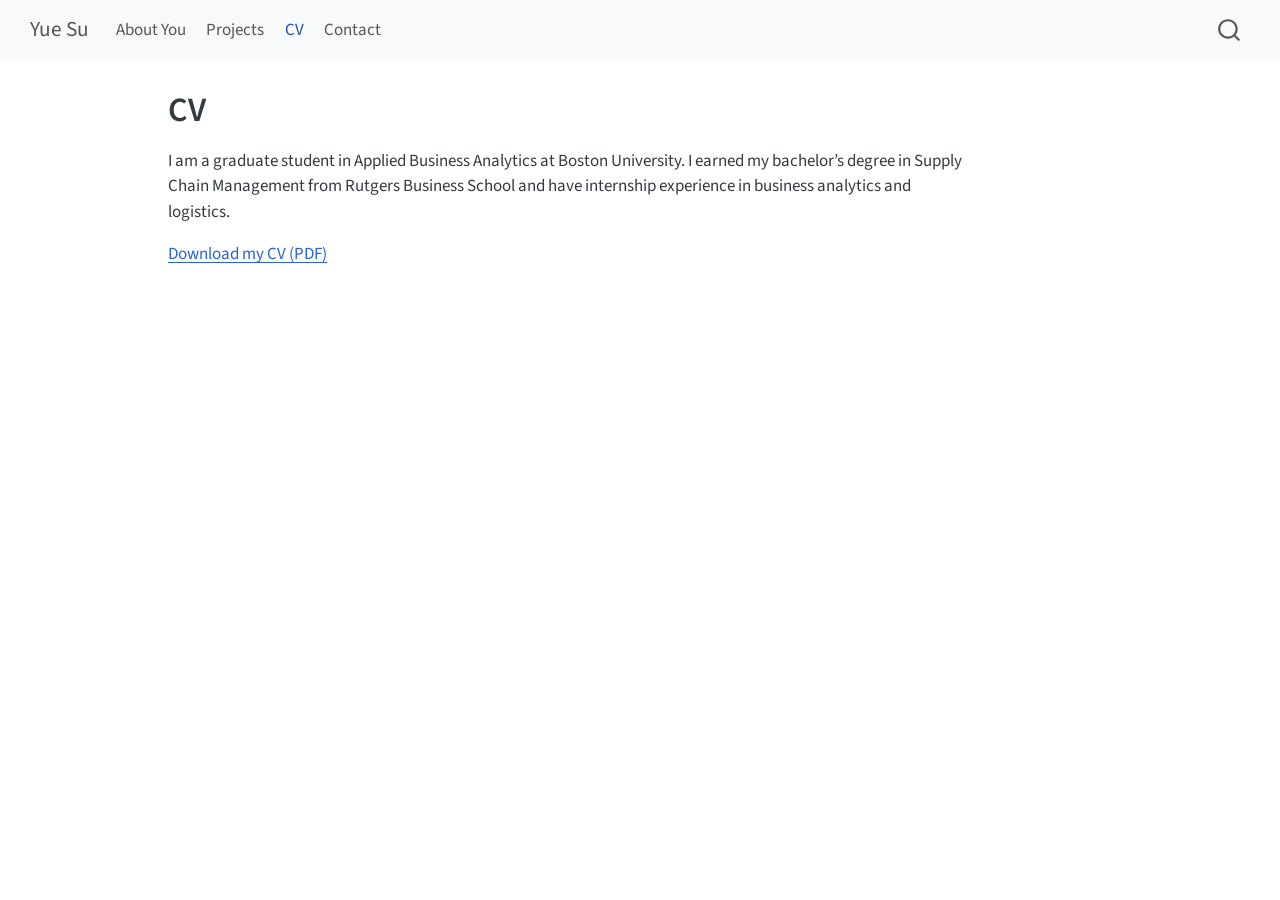
<file: cv.html>
<!DOCTYPE html>
<html xmlns="http://www.w3.org/1999/xhtml" lang="en" xml:lang="en"><head>

<meta charset="utf-8">
<meta name="generator" content="quarto-1.10.18">

<meta name="viewport" content="width=device-width, initial-scale=1.0, user-scalable=yes">


<title>CV – Yue Su</title>
<style>
/* Default styles provided by pandoc.
** See https://pandoc.org/MANUAL.html#variables-for-html for config info.
*/
span.smallcaps{font-variant: small-caps;}
div.columns{display: flex; gap: 1.5em;}
div.column{flex: auto;}
@media screen {
div.columns{gap: min(4vw, 1.5em);}
div.column{overflow-x: auto;}
}
div.hanging-indent{margin-left: 1.5em; text-indent: -1.5em;}
ul.task-list{list-style: none;}
ul.task-list li input[type="checkbox"] {
  width: 0.8em;
  margin: 0 0.8em 0.2em -1em; /* quarto-specific, see https://github.com/quarto-dev/quarto-cli/issues/4556 */ 
  vertical-align: middle;
}
</style>


<script src="site_libs/quarto-nav/quarto-nav.js"></script>
<script src="site_libs/quarto-nav/headroom.min.js"></script>
<script src="site_libs/clipboard/clipboard.min.js"></script>
<script src="site_libs/quarto-search/autocomplete.umd.js"></script>
<script src="site_libs/quarto-search/fuse.min.js"></script>
<script src="site_libs/quarto-search/quarto-search.js"></script>
<meta name="quarto:offset" content="./">
<script src="site_libs/quarto-html/quarto.js" type="module"></script>
<script src="site_libs/quarto-html/tabsets/tabsets.js" type="module"></script>
<script src="site_libs/quarto-html/popper.min.js"></script>
<script src="site_libs/quarto-html/tippy.umd.min.js"></script>
<script src="site_libs/quarto-html/anchor.min.js"></script>
<link href="site_libs/quarto-html/tippy.css" rel="stylesheet">
<link href="site_libs/quarto-html/quarto-syntax-highlighting-64a204ab8560d761af7679ceaba22944.css" rel="stylesheet" id="quarto-text-highlighting-styles">
<script src="site_libs/bootstrap/bootstrap.min.js"></script>
<link href="site_libs/bootstrap/bootstrap-icons.css" rel="stylesheet">
<link href="site_libs/bootstrap/bootstrap-445b8638c3d06994fee0907d791121c4.min.css" rel="stylesheet" append-hash="true" id="quarto-bootstrap" data-mode="light">
<script id="quarto-search-options" type="application/json">{
  "location": "navbar",
  "copy-button": false,
  "collapse-after": 3,
  "panel-placement": "end",
  "type": "overlay",
  "limit": 50,
  "keyboard-shortcut": [
    "f",
    "/",
    "s"
  ],
  "show-item-context": false,
  "language": {
    "search-no-results-text": "No results",
    "search-matching-documents-text": "matching documents",
    "search-copy-link-title": "Copy link to search",
    "search-hide-matches-text": "Hide additional matches",
    "search-more-match-text": "more match in this document",
    "search-more-matches-text": "more matches in this document",
    "search-clear-button-title": "Clear",
    "search-text-placeholder": "",
    "search-detached-cancel-button-title": "Cancel",
    "search-submit-button-title": "Submit",
    "search-label": "Search"
  }
}</script>


<link rel="stylesheet" href="styles.css">
</head>

<body class="nav-fixed quarto-light">

<div id="quarto-search-results"></div>
  <header id="quarto-header" class="headroom fixed-top">
    <nav class="navbar navbar-expand-lg " data-bs-theme="dark">
      <div class="navbar-container container-fluid">
      <div class="navbar-brand-container mx-auto">
    <a class="navbar-brand" href="./index.html">
    <span class="navbar-title">Yue Su</span>
    </a>
  </div>
            <div id="quarto-search" class="" title="Search"></div>
          <button class="navbar-toggler" type="button" data-bs-toggle="collapse" data-bs-target="#navbarCollapse" aria-controls="navbarCollapse" role="menu" aria-expanded="false" aria-label="Toggle navigation" onclick="if (window.quartoToggleHeadroom) { window.quartoToggleHeadroom(); }">
  <span class="navbar-toggler-icon"></span>
</button>
          <div class="collapse navbar-collapse" id="navbarCollapse">
            <ul class="navbar-nav navbar-nav-scroll me-auto">
  <li class="nav-item">
    <a class="nav-link" href="./index.html"> 
<span class="menu-text">About You</span></a>
  </li>  
  <li class="nav-item">
    <a class="nav-link" href="./projects.html"> 
<span class="menu-text">Projects</span></a>
  </li>  
  <li class="nav-item">
    <a class="nav-link active" href="./cv.html" aria-current="page"> 
<span class="menu-text">CV</span></a>
  </li>  
  <li class="nav-item">
    <a class="nav-link" href="./contact.html"> 
<span class="menu-text">Contact</span></a>
  </li>  
</ul>
          </div> <!-- /navcollapse -->
            <div class="quarto-navbar-tools">
</div>
      </div> <!-- /container-fluid -->
    </nav>
</header>
<!-- content -->
<div id="quarto-content" class="quarto-container page-columns page-rows-contents page-layout-article page-navbar">
<!-- sidebar -->
<!-- margin-sidebar -->
    <div id="quarto-margin-sidebar" class="sidebar margin-sidebar zindex-bottom">
        
    </div>
<!-- main -->
<main class="content" id="quarto-document-content">

<header id="title-block-header" class="quarto-title-block default">
<div class="quarto-title">
<h1 class="title">CV</h1>
</div>



<div class="quarto-title-meta">

    
  
    
  </div>
  


</header>


<p>I am a graduate student in Applied Business Analytics at Boston University. I earned my bachelor’s degree in Supply Chain Management from Rutgers Business School and have internship experience in business analytics and logistics.</p>
<p><a href="Yue-Su-CV.pdf" download="Yue-Su-CV.pdf">Download my CV (PDF)</a></p>



</main> <!-- /main -->
<script id="quarto-html-after-body" type="application/javascript">
  window.document.addEventListener("DOMContentLoaded", function (event) {
    const icon = "";
    const anchorJS = new window.AnchorJS();
    anchorJS.options = {
      placement: 'right',
      icon: icon
    };
    anchorJS.add('.anchored');
    const isCodeAnnotation = (el) => {
      for (const clz of el.classList) {
        if (clz.startsWith('code-annotation-')) {                     
          return true;
        }
      }
      return false;
    }
    const onCopySuccess = function(e) {
      // button target
      const button = e.trigger;
      // don't keep focus
      button.blur();
      // flash "checked"
      button.classList.add('code-copy-button-checked');
      var currentTitle = button.getAttribute("title");
      button.setAttribute("title", "Copied!");
      let tooltip;
      if (window.bootstrap) {
        button.setAttribute("data-bs-toggle", "tooltip");
        button.setAttribute("data-bs-placement", "left");
        button.setAttribute("data-bs-title", "Copied!");
        tooltip = new bootstrap.Tooltip(button, 
          { trigger: "manual", 
            customClass: "code-copy-button-tooltip",
            offset: [0, -8]});
        tooltip.show();    
      }
      setTimeout(function() {
        if (tooltip) {
          tooltip.hide();
          button.removeAttribute("data-bs-title");
          button.removeAttribute("data-bs-toggle");
          button.removeAttribute("data-bs-placement");
        }
        button.setAttribute("title", currentTitle);
        button.classList.remove('code-copy-button-checked');
      }, 1000);
      // clear code selection
      e.clearSelection();
    }
    const getTextToCopy = function(trigger) {
      const outerScaffold = trigger.parentElement.cloneNode(true);
      const codeEl = outerScaffold.querySelector('code');
      for (const childEl of codeEl.children) {
        if (isCodeAnnotation(childEl)) {
          childEl.remove();
        }
      }
      return codeEl.innerText;
    }
    const clipboard = new window.ClipboardJS('.code-copy-button:not([data-in-quarto-modal])', {
      text: getTextToCopy
    });
    clipboard.on('success', onCopySuccess);
    if (window.document.getElementById('quarto-embedded-source-code-modal')) {
      const clipboardModal = new window.ClipboardJS('.code-copy-button[data-in-quarto-modal]', {
        text: getTextToCopy,
        container: window.document.getElementById('quarto-embedded-source-code-modal')
      });
      clipboardModal.on('success', onCopySuccess);
    }
      var localhostRegex = new RegExp(/^(?:http|https):\/\/localhost\:?[0-9]*\//);
      var mailtoRegex = new RegExp(/^mailto:/);
        var filterRegex = new RegExp("https:\/\/YueSu869\.github\.io\/");
      var isInternal = (href) => {
          return filterRegex.test(href) || localhostRegex.test(href) || mailtoRegex.test(href);
      }
      // Inspect non-navigation links and adorn them if external
     var links = window.document.querySelectorAll('a[href]:not(.nav-link):not(.navbar-brand):not(.toc-action):not(.sidebar-link):not(.sidebar-item-toggle):not(.pagination-link):not(.no-external):not([aria-hidden]):not(.dropdown-item):not(.quarto-navigation-tool):not(.about-link)');
      for (var i=0; i<links.length; i++) {
        const link = links[i];
        if (!isInternal(link.href)) {
          // undo the damage that might have been done by quarto-nav.js in the case of
          // links that we want to consider external
          if (link.dataset.originalHref !== undefined) {
            link.href = link.dataset.originalHref;
          }
        }
      }
    function tippyHover(el, contentFn, onTriggerFn, onUntriggerFn) {
      const config = {
        allowHTML: true,
        maxWidth: 500,
        delay: 100,
        arrow: false,
        appendTo: function(el) {
            return el.parentElement;
        },
        interactive: true,
        interactiveBorder: 10,
        theme: 'quarto',
        placement: 'bottom-start',
      };
      if (contentFn) {
        config.content = contentFn;
      }
      if (onTriggerFn) {
        config.onTrigger = onTriggerFn;
      }
      if (onUntriggerFn) {
        config.onUntrigger = onUntriggerFn;
      }
      window.tippy(el, config); 
    }
    const noterefs = window.document.querySelectorAll('a[role="doc-noteref"]');
    for (var i=0; i<noterefs.length; i++) {
      const ref = noterefs[i];
      tippyHover(ref, function() {
        // use id or data attribute instead here
        let href = ref.getAttribute('data-footnote-href') || ref.getAttribute('href');
        try { href = new URL(href).hash; } catch {}
        const id = href.replace(/^#\/?/, "");
        const note = window.document.getElementById(id);
        if (note) {
          return note.innerHTML;
        } else {
          return "";
        }
      });
    }
    const xrefs = window.document.querySelectorAll('a.quarto-xref');
    const processXRef = (id, note) => {
      // Strip column container classes
      const stripColumnClz = (el) => {
        el.classList.remove("page-full", "page-columns");
        if (el.children) {
          for (const child of el.children) {
            stripColumnClz(child);
          }
        }
      }
      stripColumnClz(note)
      if (id === null || id.startsWith('sec-')) {
        // Special case sections, only their first couple elements
        const container = document.createElement("div");
        if (note.children && note.children.length > 2) {
          container.appendChild(note.children[0].cloneNode(true));
          for (let i = 1; i < note.children.length; i++) {
            const child = note.children[i];
            if (child.tagName === "P" && child.innerText === "") {
              continue;
            } else {
              container.appendChild(child.cloneNode(true));
              break;
            }
          }
          if (window.Quarto?.typesetMath) {
            window.Quarto.typesetMath(container);
          }
          return container.innerHTML
        } else {
          if (window.Quarto?.typesetMath) {
            window.Quarto.typesetMath(note);
          }
          return note.innerHTML;
        }
      } else {
        // Remove any anchor links if they are present
        const anchorLink = note.querySelector('a.anchorjs-link');
        if (anchorLink) {
          anchorLink.remove();
        }
        if (window.Quarto?.typesetMath) {
          window.Quarto.typesetMath(note);
        }
        if (note.classList.contains("callout")) {
          return note.outerHTML;
        } else {
          return note.innerHTML;
        }
      }
    }
    for (var i=0; i<xrefs.length; i++) {
      const xref = xrefs[i];
      tippyHover(xref, undefined, function(instance) {
        instance.disable();
        let url = xref.getAttribute('href');
        let hash = undefined; 
        if (url.startsWith('#')) {
          hash = url;
        } else {
          try { hash = new URL(url).hash; } catch {}
        }
        if (hash) {
          const id = hash.replace(/^#\/?/, "");
          const note = window.document.getElementById(id);
          if (note !== null) {
            try {
              const html = processXRef(id, note.cloneNode(true));
              instance.setContent(html);
            } finally {
              instance.enable();
              instance.show();
            }
          } else {
            // See if we can fetch this
            fetch(url.split('#')[0])
            .then(res => res.text())
            .then(html => {
              const parser = new DOMParser();
              const htmlDoc = parser.parseFromString(html, "text/html");
              const note = htmlDoc.getElementById(id);
              if (note !== null) {
                const html = processXRef(id, note);
                instance.setContent(html);
              } 
            }).finally(() => {
              instance.enable();
              instance.show();
            });
          }
        } else {
          // See if we can fetch a full url (with no hash to target)
          // This is a special case and we should probably do some content thinning / targeting
          fetch(url)
          .then(res => res.text())
          .then(html => {
            const parser = new DOMParser();
            const htmlDoc = parser.parseFromString(html, "text/html");
            const note = htmlDoc.querySelector('main.content');
            if (note !== null) {
              // This should only happen for chapter cross references
              // (since there is no id in the URL)
              // remove the first header
              if (note.children.length > 0 && note.children[0].tagName === "HEADER") {
                note.children[0].remove();
              }
              const html = processXRef(null, note);
              instance.setContent(html);
            } 
          }).finally(() => {
            instance.enable();
            instance.show();
          });
        }
      }, function(instance) {
      });
    }
        let selectedAnnoteEl;
        const selectorForAnnotation = ( cell, annotation) => {
          let cellAttr = 'data-code-cell="' + cell + '"';
          let lineAttr = 'data-code-annotation="' +  annotation + '"';
          const selector = 'span[' + cellAttr + '][' + lineAttr + ']';
          return selector;
        }
        const selectCodeLines = (annoteEl) => {
          const doc = window.document;
          const targetCell = annoteEl.getAttribute("data-target-cell");
          const targetAnnotation = annoteEl.getAttribute("data-target-annotation");
          const annoteSpan = window.document.querySelector(selectorForAnnotation(targetCell, targetAnnotation));
          const lines = annoteSpan.getAttribute("data-code-lines").split(",");
          const lineIds = lines.map((line) => {
            return targetCell + "-" + line;
          })
          let top = null;
          let height = null;
          let parent = null;
          if (lineIds.length > 0) {
              //compute the position of the single el (top and bottom and make a div)
              const el = window.document.getElementById(lineIds[0]);
              top = el.offsetTop;
              height = el.offsetHeight;
              parent = el.parentElement.parentElement;
            if (lineIds.length > 1) {
              const lastEl = window.document.getElementById(lineIds[lineIds.length - 1]);
              const bottom = lastEl.offsetTop + lastEl.offsetHeight;
              height = bottom - top;
            }
            if (top !== null && height !== null && parent !== null) {
              // cook up a div (if necessary) and position it 
              let div = window.document.getElementById("code-annotation-line-highlight");
              if (div === null) {
                div = window.document.createElement("div");
                div.setAttribute("id", "code-annotation-line-highlight");
                div.style.position = 'absolute';
                parent.appendChild(div);
              }
              div.style.top = top - 2 + "px";
              div.style.height = height + 4 + "px";
              div.style.left = 0;
              let gutterDiv = window.document.getElementById("code-annotation-line-highlight-gutter");
              if (gutterDiv === null) {
                gutterDiv = window.document.createElement("div");
                gutterDiv.setAttribute("id", "code-annotation-line-highlight-gutter");
                gutterDiv.style.position = 'absolute';
                const codeCell = window.document.getElementById(targetCell);
                const gutter = codeCell.querySelector('.code-annotation-gutter');
                gutter.appendChild(gutterDiv);
              }
              gutterDiv.style.top = top - 2 + "px";
              gutterDiv.style.height = height + 4 + "px";
            }
            selectedAnnoteEl = annoteEl;
          }
        };
        const unselectCodeLines = () => {
          const elementsIds = ["code-annotation-line-highlight", "code-annotation-line-highlight-gutter"];
          elementsIds.forEach((elId) => {
            const div = window.document.getElementById(elId);
            if (div) {
              div.remove();
            }
          });
          selectedAnnoteEl = undefined;
        };
          // Handle positioning of the toggle
      window.addEventListener(
        "resize",
        throttle(() => {
          elRect = undefined;
          if (selectedAnnoteEl) {
            selectCodeLines(selectedAnnoteEl);
          }
        }, 10)
      );
      function throttle(fn, ms) {
      let throttle = false;
      let timer;
        return (...args) => {
          if(!throttle) { // first call gets through
              fn.apply(this, args);
              throttle = true;
          } else { // all the others get throttled
              if(timer) clearTimeout(timer); // cancel #2
              timer = setTimeout(() => {
                fn.apply(this, args);
                timer = throttle = false;
              }, ms);
          }
        };
      }
        // Attach click handler to the DT
        const annoteDls = window.document.querySelectorAll('dt[data-target-cell]');
        for (const annoteDlNode of annoteDls) {
          annoteDlNode.addEventListener('click', (event) => {
            const clickedEl = event.target;
            if (clickedEl !== selectedAnnoteEl) {
              unselectCodeLines();
              const activeEl = window.document.querySelector('dt[data-target-cell].code-annotation-active');
              if (activeEl) {
                activeEl.classList.remove('code-annotation-active');
              }
              selectCodeLines(clickedEl);
              clickedEl.classList.add('code-annotation-active');
            } else {
              // Unselect the line
              unselectCodeLines();
              clickedEl.classList.remove('code-annotation-active');
            }
          });
        }
    const findCites = (el) => {
      const parentEl = el.parentElement;
      if (parentEl) {
        const cites = parentEl.dataset.cites;
        if (cites) {
          return {
            el,
            cites: cites.split(' ')
          };
        } else {
          return findCites(el.parentElement)
        }
      } else {
        return undefined;
      }
    };
    var bibliorefs = window.document.querySelectorAll('a[role="doc-biblioref"]');
    for (var i=0; i<bibliorefs.length; i++) {
      const ref = bibliorefs[i];
      const citeInfo = findCites(ref);
      if (citeInfo) {
        tippyHover(citeInfo.el, function() {
          var popup = window.document.createElement('div');
          citeInfo.cites.forEach(function(cite) {
            var citeDiv = window.document.createElement('div');
            citeDiv.classList.add('hanging-indent');
            citeDiv.classList.add('csl-entry');
            var biblioDiv = window.document.getElementById('ref-' + cite);
            if (biblioDiv) {
              citeDiv.innerHTML = biblioDiv.innerHTML;
            }
            popup.appendChild(citeDiv);
          });
          return popup.innerHTML;
        });
      }
    }
  });
  </script>
</div> <!-- /content -->




</body></html>
</file>
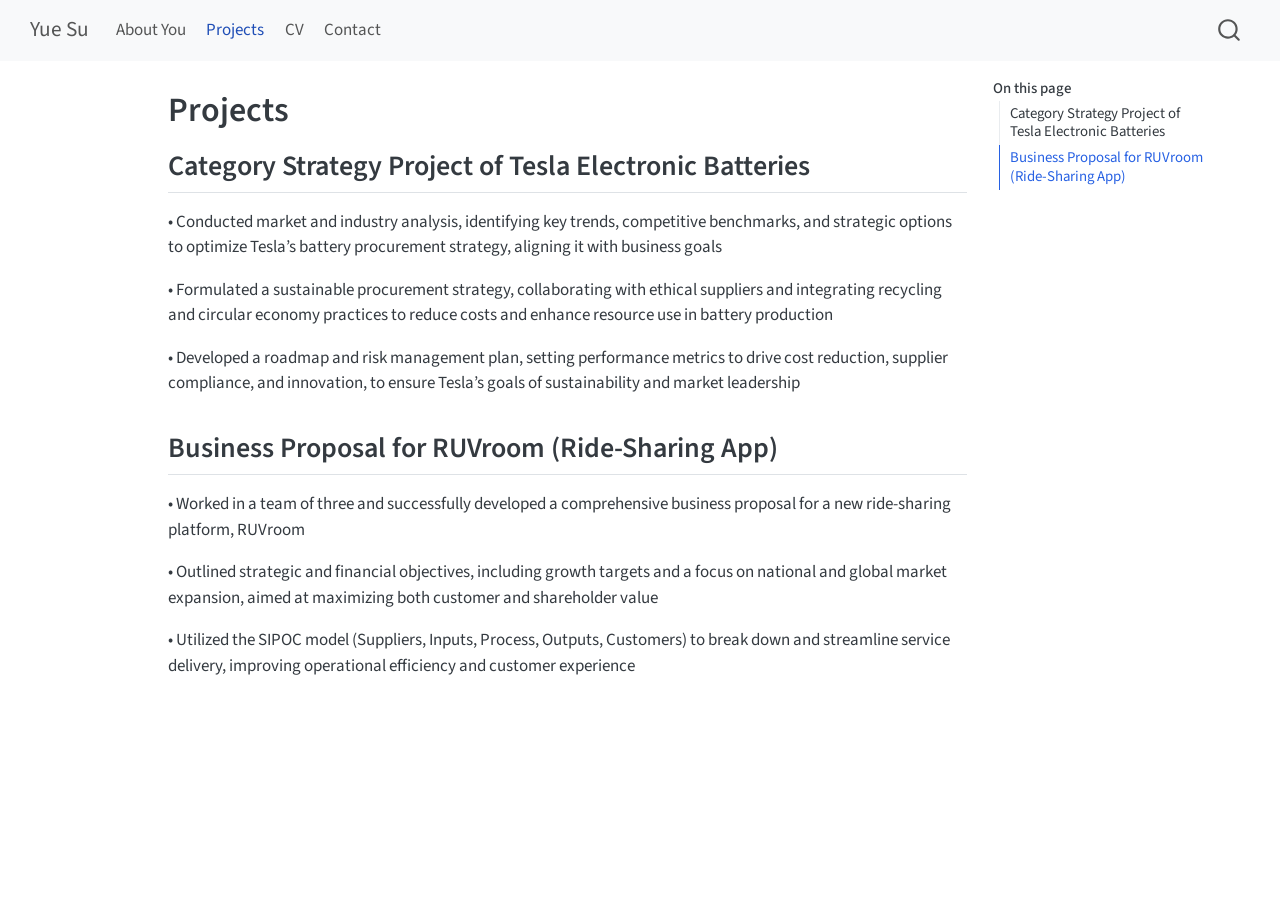
<file: projects.html>
<!DOCTYPE html>
<html xmlns="http://www.w3.org/1999/xhtml" lang="en" xml:lang="en"><head>

<meta charset="utf-8">
<meta name="generator" content="quarto-1.10.18">

<meta name="viewport" content="width=device-width, initial-scale=1.0, user-scalable=yes">


<title>Projects – Yue Su</title>
<style>
/* Default styles provided by pandoc.
** See https://pandoc.org/MANUAL.html#variables-for-html for config info.
*/
span.smallcaps{font-variant: small-caps;}
div.columns{display: flex; gap: 1.5em;}
div.column{flex: auto;}
@media screen {
div.columns{gap: min(4vw, 1.5em);}
div.column{overflow-x: auto;}
}
div.hanging-indent{margin-left: 1.5em; text-indent: -1.5em;}
ul.task-list{list-style: none;}
ul.task-list li input[type="checkbox"] {
  width: 0.8em;
  margin: 0 0.8em 0.2em -1em; /* quarto-specific, see https://github.com/quarto-dev/quarto-cli/issues/4556 */ 
  vertical-align: middle;
}
</style>


<script src="site_libs/quarto-nav/quarto-nav.js"></script>
<script src="site_libs/quarto-nav/headroom.min.js"></script>
<script src="site_libs/clipboard/clipboard.min.js"></script>
<script src="site_libs/quarto-search/autocomplete.umd.js"></script>
<script src="site_libs/quarto-search/fuse.min.js"></script>
<script src="site_libs/quarto-search/quarto-search.js"></script>
<meta name="quarto:offset" content="./">
<script src="site_libs/quarto-html/quarto.js" type="module"></script>
<script src="site_libs/quarto-html/tabsets/tabsets.js" type="module"></script>
<script src="site_libs/quarto-html/popper.min.js"></script>
<script src="site_libs/quarto-html/tippy.umd.min.js"></script>
<script src="site_libs/quarto-html/anchor.min.js"></script>
<link href="site_libs/quarto-html/tippy.css" rel="stylesheet">
<link href="site_libs/quarto-html/quarto-syntax-highlighting-64a204ab8560d761af7679ceaba22944.css" rel="stylesheet" id="quarto-text-highlighting-styles">
<script src="site_libs/bootstrap/bootstrap.min.js"></script>
<link href="site_libs/bootstrap/bootstrap-icons.css" rel="stylesheet">
<link href="site_libs/bootstrap/bootstrap-445b8638c3d06994fee0907d791121c4.min.css" rel="stylesheet" append-hash="true" id="quarto-bootstrap" data-mode="light">
<script id="quarto-search-options" type="application/json">{
  "location": "navbar",
  "copy-button": false,
  "collapse-after": 3,
  "panel-placement": "end",
  "type": "overlay",
  "limit": 50,
  "keyboard-shortcut": [
    "f",
    "/",
    "s"
  ],
  "show-item-context": false,
  "language": {
    "search-no-results-text": "No results",
    "search-matching-documents-text": "matching documents",
    "search-copy-link-title": "Copy link to search",
    "search-hide-matches-text": "Hide additional matches",
    "search-more-match-text": "more match in this document",
    "search-more-matches-text": "more matches in this document",
    "search-clear-button-title": "Clear",
    "search-text-placeholder": "",
    "search-detached-cancel-button-title": "Cancel",
    "search-submit-button-title": "Submit",
    "search-label": "Search"
  }
}</script>


<link rel="stylesheet" href="styles.css">
</head>

<body class="nav-fixed quarto-light">

<div id="quarto-search-results"></div>
  <header id="quarto-header" class="headroom fixed-top">
    <nav class="navbar navbar-expand-lg " data-bs-theme="dark">
      <div class="navbar-container container-fluid">
      <div class="navbar-brand-container mx-auto">
    <a class="navbar-brand" href="./index.html">
    <span class="navbar-title">Yue Su</span>
    </a>
  </div>
            <div id="quarto-search" class="" title="Search"></div>
          <button class="navbar-toggler" type="button" data-bs-toggle="collapse" data-bs-target="#navbarCollapse" aria-controls="navbarCollapse" role="menu" aria-expanded="false" aria-label="Toggle navigation" onclick="if (window.quartoToggleHeadroom) { window.quartoToggleHeadroom(); }">
  <span class="navbar-toggler-icon"></span>
</button>
          <div class="collapse navbar-collapse" id="navbarCollapse">
            <ul class="navbar-nav navbar-nav-scroll me-auto">
  <li class="nav-item">
    <a class="nav-link" href="./index.html"> 
<span class="menu-text">About You</span></a>
  </li>  
  <li class="nav-item">
    <a class="nav-link active" href="./projects.html" aria-current="page"> 
<span class="menu-text">Projects</span></a>
  </li>  
  <li class="nav-item">
    <a class="nav-link" href="./cv.html"> 
<span class="menu-text">CV</span></a>
  </li>  
  <li class="nav-item">
    <a class="nav-link" href="./contact.html"> 
<span class="menu-text">Contact</span></a>
  </li>  
</ul>
          </div> <!-- /navcollapse -->
            <div class="quarto-navbar-tools">
</div>
      </div> <!-- /container-fluid -->
    </nav>
</header>
<!-- content -->
<div id="quarto-content" class="quarto-container page-columns page-rows-contents page-layout-article page-navbar">
<!-- sidebar -->
<!-- margin-sidebar -->
    <div id="quarto-margin-sidebar" class="sidebar margin-sidebar">
        <nav id="TOC" role="doc-toc" class="toc-active">
    <h2 id="toc-title">On this page</h2>
   
  <ul>
  <li><a href="#category-strategy-project-of-tesla-electronic-batteries" id="toc-category-strategy-project-of-tesla-electronic-batteries" class="nav-link active" data-scroll-target="#category-strategy-project-of-tesla-electronic-batteries">Category Strategy Project of Tesla Electronic Batteries</a></li>
  <li><a href="#business-proposal-for-ruvroom-ride-sharing-app" id="toc-business-proposal-for-ruvroom-ride-sharing-app" class="nav-link" data-scroll-target="#business-proposal-for-ruvroom-ride-sharing-app">Business Proposal for RUVroom (Ride-Sharing App)</a></li>
  </ul>
</nav>
    </div>
<!-- main -->
<main class="content" id="quarto-document-content">

<header id="title-block-header" class="quarto-title-block default">
<div class="quarto-title">
<h1 class="title">Projects</h1>
</div>



<div class="quarto-title-meta">

    
  
    
  </div>
  


</header>


<section id="category-strategy-project-of-tesla-electronic-batteries" class="level2">
<h2 class="anchored" data-anchor-id="category-strategy-project-of-tesla-electronic-batteries">Category Strategy Project of Tesla Electronic Batteries</h2>
<p>• Conducted market and industry analysis, identifying key trends, competitive benchmarks, and strategic options to optimize Tesla’s battery procurement strategy, aligning it with business goals</p>
<p>• Formulated a sustainable procurement strategy, collaborating with ethical suppliers and integrating recycling and circular economy practices to reduce costs and enhance resource use in battery production</p>
<p>• Developed a roadmap and risk management plan, setting performance metrics to drive cost reduction, supplier compliance, and innovation, to ensure Tesla’s goals of sustainability and market leadership</p>
</section>
<section id="business-proposal-for-ruvroom-ride-sharing-app" class="level2">
<h2 class="anchored" data-anchor-id="business-proposal-for-ruvroom-ride-sharing-app">Business Proposal for RUVroom (Ride-Sharing App)</h2>
<p>• Worked in a team of three and successfully developed a comprehensive business proposal for a new ride-sharing platform, RUVroom</p>
<p>• Outlined strategic and financial objectives, including growth targets and a focus on national and global market expansion, aimed at maximizing both customer and shareholder value</p>
<p>• Utilized the SIPOC model (Suppliers, Inputs, Process, Outputs, Customers) to break down and streamline service delivery, improving operational efficiency and customer experience</p>


</section>

</main> <!-- /main -->
<script id="quarto-html-after-body" type="application/javascript">
  window.document.addEventListener("DOMContentLoaded", function (event) {
    const icon = "";
    const anchorJS = new window.AnchorJS();
    anchorJS.options = {
      placement: 'right',
      icon: icon
    };
    anchorJS.add('.anchored');
    const isCodeAnnotation = (el) => {
      for (const clz of el.classList) {
        if (clz.startsWith('code-annotation-')) {                     
          return true;
        }
      }
      return false;
    }
    const onCopySuccess = function(e) {
      // button target
      const button = e.trigger;
      // don't keep focus
      button.blur();
      // flash "checked"
      button.classList.add('code-copy-button-checked');
      var currentTitle = button.getAttribute("title");
      button.setAttribute("title", "Copied!");
      let tooltip;
      if (window.bootstrap) {
        button.setAttribute("data-bs-toggle", "tooltip");
        button.setAttribute("data-bs-placement", "left");
        button.setAttribute("data-bs-title", "Copied!");
        tooltip = new bootstrap.Tooltip(button, 
          { trigger: "manual", 
            customClass: "code-copy-button-tooltip",
            offset: [0, -8]});
        tooltip.show();    
      }
      setTimeout(function() {
        if (tooltip) {
          tooltip.hide();
          button.removeAttribute("data-bs-title");
          button.removeAttribute("data-bs-toggle");
          button.removeAttribute("data-bs-placement");
        }
        button.setAttribute("title", currentTitle);
        button.classList.remove('code-copy-button-checked');
      }, 1000);
      // clear code selection
      e.clearSelection();
    }
    const getTextToCopy = function(trigger) {
      const outerScaffold = trigger.parentElement.cloneNode(true);
      const codeEl = outerScaffold.querySelector('code');
      for (const childEl of codeEl.children) {
        if (isCodeAnnotation(childEl)) {
          childEl.remove();
        }
      }
      return codeEl.innerText;
    }
    const clipboard = new window.ClipboardJS('.code-copy-button:not([data-in-quarto-modal])', {
      text: getTextToCopy
    });
    clipboard.on('success', onCopySuccess);
    if (window.document.getElementById('quarto-embedded-source-code-modal')) {
      const clipboardModal = new window.ClipboardJS('.code-copy-button[data-in-quarto-modal]', {
        text: getTextToCopy,
        container: window.document.getElementById('quarto-embedded-source-code-modal')
      });
      clipboardModal.on('success', onCopySuccess);
    }
      var localhostRegex = new RegExp(/^(?:http|https):\/\/localhost\:?[0-9]*\//);
      var mailtoRegex = new RegExp(/^mailto:/);
        var filterRegex = new RegExp("https:\/\/YueSu869\.github\.io\/");
      var isInternal = (href) => {
          return filterRegex.test(href) || localhostRegex.test(href) || mailtoRegex.test(href);
      }
      // Inspect non-navigation links and adorn them if external
     var links = window.document.querySelectorAll('a[href]:not(.nav-link):not(.navbar-brand):not(.toc-action):not(.sidebar-link):not(.sidebar-item-toggle):not(.pagination-link):not(.no-external):not([aria-hidden]):not(.dropdown-item):not(.quarto-navigation-tool):not(.about-link)');
      for (var i=0; i<links.length; i++) {
        const link = links[i];
        if (!isInternal(link.href)) {
          // undo the damage that might have been done by quarto-nav.js in the case of
          // links that we want to consider external
          if (link.dataset.originalHref !== undefined) {
            link.href = link.dataset.originalHref;
          }
        }
      }
    function tippyHover(el, contentFn, onTriggerFn, onUntriggerFn) {
      const config = {
        allowHTML: true,
        maxWidth: 500,
        delay: 100,
        arrow: false,
        appendTo: function(el) {
            return el.parentElement;
        },
        interactive: true,
        interactiveBorder: 10,
        theme: 'quarto',
        placement: 'bottom-start',
      };
      if (contentFn) {
        config.content = contentFn;
      }
      if (onTriggerFn) {
        config.onTrigger = onTriggerFn;
      }
      if (onUntriggerFn) {
        config.onUntrigger = onUntriggerFn;
      }
      window.tippy(el, config); 
    }
    const noterefs = window.document.querySelectorAll('a[role="doc-noteref"]');
    for (var i=0; i<noterefs.length; i++) {
      const ref = noterefs[i];
      tippyHover(ref, function() {
        // use id or data attribute instead here
        let href = ref.getAttribute('data-footnote-href') || ref.getAttribute('href');
        try { href = new URL(href).hash; } catch {}
        const id = href.replace(/^#\/?/, "");
        const note = window.document.getElementById(id);
        if (note) {
          return note.innerHTML;
        } else {
          return "";
        }
      });
    }
    const xrefs = window.document.querySelectorAll('a.quarto-xref');
    const processXRef = (id, note) => {
      // Strip column container classes
      const stripColumnClz = (el) => {
        el.classList.remove("page-full", "page-columns");
        if (el.children) {
          for (const child of el.children) {
            stripColumnClz(child);
          }
        }
      }
      stripColumnClz(note)
      if (id === null || id.startsWith('sec-')) {
        // Special case sections, only their first couple elements
        const container = document.createElement("div");
        if (note.children && note.children.length > 2) {
          container.appendChild(note.children[0].cloneNode(true));
          for (let i = 1; i < note.children.length; i++) {
            const child = note.children[i];
            if (child.tagName === "P" && child.innerText === "") {
              continue;
            } else {
              container.appendChild(child.cloneNode(true));
              break;
            }
          }
          if (window.Quarto?.typesetMath) {
            window.Quarto.typesetMath(container);
          }
          return container.innerHTML
        } else {
          if (window.Quarto?.typesetMath) {
            window.Quarto.typesetMath(note);
          }
          return note.innerHTML;
        }
      } else {
        // Remove any anchor links if they are present
        const anchorLink = note.querySelector('a.anchorjs-link');
        if (anchorLink) {
          anchorLink.remove();
        }
        if (window.Quarto?.typesetMath) {
          window.Quarto.typesetMath(note);
        }
        if (note.classList.contains("callout")) {
          return note.outerHTML;
        } else {
          return note.innerHTML;
        }
      }
    }
    for (var i=0; i<xrefs.length; i++) {
      const xref = xrefs[i];
      tippyHover(xref, undefined, function(instance) {
        instance.disable();
        let url = xref.getAttribute('href');
        let hash = undefined; 
        if (url.startsWith('#')) {
          hash = url;
        } else {
          try { hash = new URL(url).hash; } catch {}
        }
        if (hash) {
          const id = hash.replace(/^#\/?/, "");
          const note = window.document.getElementById(id);
          if (note !== null) {
            try {
              const html = processXRef(id, note.cloneNode(true));
              instance.setContent(html);
            } finally {
              instance.enable();
              instance.show();
            }
          } else {
            // See if we can fetch this
            fetch(url.split('#')[0])
            .then(res => res.text())
            .then(html => {
              const parser = new DOMParser();
              const htmlDoc = parser.parseFromString(html, "text/html");
              const note = htmlDoc.getElementById(id);
              if (note !== null) {
                const html = processXRef(id, note);
                instance.setContent(html);
              } 
            }).finally(() => {
              instance.enable();
              instance.show();
            });
          }
        } else {
          // See if we can fetch a full url (with no hash to target)
          // This is a special case and we should probably do some content thinning / targeting
          fetch(url)
          .then(res => res.text())
          .then(html => {
            const parser = new DOMParser();
            const htmlDoc = parser.parseFromString(html, "text/html");
            const note = htmlDoc.querySelector('main.content');
            if (note !== null) {
              // This should only happen for chapter cross references
              // (since there is no id in the URL)
              // remove the first header
              if (note.children.length > 0 && note.children[0].tagName === "HEADER") {
                note.children[0].remove();
              }
              const html = processXRef(null, note);
              instance.setContent(html);
            } 
          }).finally(() => {
            instance.enable();
            instance.show();
          });
        }
      }, function(instance) {
      });
    }
        let selectedAnnoteEl;
        const selectorForAnnotation = ( cell, annotation) => {
          let cellAttr = 'data-code-cell="' + cell + '"';
          let lineAttr = 'data-code-annotation="' +  annotation + '"';
          const selector = 'span[' + cellAttr + '][' + lineAttr + ']';
          return selector;
        }
        const selectCodeLines = (annoteEl) => {
          const doc = window.document;
          const targetCell = annoteEl.getAttribute("data-target-cell");
          const targetAnnotation = annoteEl.getAttribute("data-target-annotation");
          const annoteSpan = window.document.querySelector(selectorForAnnotation(targetCell, targetAnnotation));
          const lines = annoteSpan.getAttribute("data-code-lines").split(",");
          const lineIds = lines.map((line) => {
            return targetCell + "-" + line;
          })
          let top = null;
          let height = null;
          let parent = null;
          if (lineIds.length > 0) {
              //compute the position of the single el (top and bottom and make a div)
              const el = window.document.getElementById(lineIds[0]);
              top = el.offsetTop;
              height = el.offsetHeight;
              parent = el.parentElement.parentElement;
            if (lineIds.length > 1) {
              const lastEl = window.document.getElementById(lineIds[lineIds.length - 1]);
              const bottom = lastEl.offsetTop + lastEl.offsetHeight;
              height = bottom - top;
            }
            if (top !== null && height !== null && parent !== null) {
              // cook up a div (if necessary) and position it 
              let div = window.document.getElementById("code-annotation-line-highlight");
              if (div === null) {
                div = window.document.createElement("div");
                div.setAttribute("id", "code-annotation-line-highlight");
                div.style.position = 'absolute';
                parent.appendChild(div);
              }
              div.style.top = top - 2 + "px";
              div.style.height = height + 4 + "px";
              div.style.left = 0;
              let gutterDiv = window.document.getElementById("code-annotation-line-highlight-gutter");
              if (gutterDiv === null) {
                gutterDiv = window.document.createElement("div");
                gutterDiv.setAttribute("id", "code-annotation-line-highlight-gutter");
                gutterDiv.style.position = 'absolute';
                const codeCell = window.document.getElementById(targetCell);
                const gutter = codeCell.querySelector('.code-annotation-gutter');
                gutter.appendChild(gutterDiv);
              }
              gutterDiv.style.top = top - 2 + "px";
              gutterDiv.style.height = height + 4 + "px";
            }
            selectedAnnoteEl = annoteEl;
          }
        };
        const unselectCodeLines = () => {
          const elementsIds = ["code-annotation-line-highlight", "code-annotation-line-highlight-gutter"];
          elementsIds.forEach((elId) => {
            const div = window.document.getElementById(elId);
            if (div) {
              div.remove();
            }
          });
          selectedAnnoteEl = undefined;
        };
          // Handle positioning of the toggle
      window.addEventListener(
        "resize",
        throttle(() => {
          elRect = undefined;
          if (selectedAnnoteEl) {
            selectCodeLines(selectedAnnoteEl);
          }
        }, 10)
      );
      function throttle(fn, ms) {
      let throttle = false;
      let timer;
        return (...args) => {
          if(!throttle) { // first call gets through
              fn.apply(this, args);
              throttle = true;
          } else { // all the others get throttled
              if(timer) clearTimeout(timer); // cancel #2
              timer = setTimeout(() => {
                fn.apply(this, args);
                timer = throttle = false;
              }, ms);
          }
        };
      }
        // Attach click handler to the DT
        const annoteDls = window.document.querySelectorAll('dt[data-target-cell]');
        for (const annoteDlNode of annoteDls) {
          annoteDlNode.addEventListener('click', (event) => {
            const clickedEl = event.target;
            if (clickedEl !== selectedAnnoteEl) {
              unselectCodeLines();
              const activeEl = window.document.querySelector('dt[data-target-cell].code-annotation-active');
              if (activeEl) {
                activeEl.classList.remove('code-annotation-active');
              }
              selectCodeLines(clickedEl);
              clickedEl.classList.add('code-annotation-active');
            } else {
              // Unselect the line
              unselectCodeLines();
              clickedEl.classList.remove('code-annotation-active');
            }
          });
        }
    const findCites = (el) => {
      const parentEl = el.parentElement;
      if (parentEl) {
        const cites = parentEl.dataset.cites;
        if (cites) {
          return {
            el,
            cites: cites.split(' ')
          };
        } else {
          return findCites(el.parentElement)
        }
      } else {
        return undefined;
      }
    };
    var bibliorefs = window.document.querySelectorAll('a[role="doc-biblioref"]');
    for (var i=0; i<bibliorefs.length; i++) {
      const ref = bibliorefs[i];
      const citeInfo = findCites(ref);
      if (citeInfo) {
        tippyHover(citeInfo.el, function() {
          var popup = window.document.createElement('div');
          citeInfo.cites.forEach(function(cite) {
            var citeDiv = window.document.createElement('div');
            citeDiv.classList.add('hanging-indent');
            citeDiv.classList.add('csl-entry');
            var biblioDiv = window.document.getElementById('ref-' + cite);
            if (biblioDiv) {
              citeDiv.innerHTML = biblioDiv.innerHTML;
            }
            popup.appendChild(citeDiv);
          });
          return popup.innerHTML;
        });
      }
    }
  });
  </script>
</div> <!-- /content -->




</body></html>
</file>
<file: site_libs/quarto-html/tippy.css>
.tippy-box[data-animation=fade][data-state=hidden]{opacity:0}[data-tippy-root]{max-width:calc(100vw - 10px)}.tippy-box{position:relative;background-color:#333;color:#fff;border-radius:4px;font-size:14px;line-height:1.4;white-space:normal;outline:0;transition-property:transform,visibility,opacity}.tippy-box[data-placement^=top]>.tippy-arrow{bottom:0}.tippy-box[data-placement^=top]>.tippy-arrow:before{bottom:-7px;left:0;border-width:8px 8px 0;border-top-color:initial;transform-origin:center top}.tippy-box[data-placement^=bottom]>.tippy-arrow{top:0}.tippy-box[data-placement^=bottom]>.tippy-arrow:before{top:-7px;left:0;border-width:0 8px 8px;border-bottom-color:initial;transform-origin:center bottom}.tippy-box[data-placement^=left]>.tippy-arrow{right:0}.tippy-box[data-placement^=left]>.tippy-arrow:before{border-width:8px 0 8px 8px;border-left-color:initial;right:-7px;transform-origin:center left}.tippy-box[data-placement^=right]>.tippy-arrow{left:0}.tippy-box[data-placement^=right]>.tippy-arrow:before{left:-7px;border-width:8px 8px 8px 0;border-right-color:initial;transform-origin:center right}.tippy-box[data-inertia][data-state=visible]{transition-timing-function:cubic-bezier(.54,1.5,.38,1.11)}.tippy-arrow{width:16px;height:16px;color:#333}.tippy-arrow:before{content:"";position:absolute;border-color:transparent;border-style:solid}.tippy-content{position:relative;padding:5px 9px;z-index:1}
</file>
<file: site_libs/quarto-html/quarto-syntax-highlighting-64a204ab8560d761af7679ceaba22944.css>
/* quarto syntax highlight colors */
:root {
  --quarto-hl-ot-color: #003B4F;
  --quarto-hl-at-color: #657422;
  --quarto-hl-ss-color: #20794D;
  --quarto-hl-an-color: #5E5E5E;
  --quarto-hl-fu-color: #4758AB;
  --quarto-hl-st-color: #20794D;
  --quarto-hl-cf-color: #003B4F;
  --quarto-hl-op-color: #5E5E5E;
  --quarto-hl-er-color: #AD0000;
  --quarto-hl-bn-color: #AD0000;
  --quarto-hl-al-color: #AD0000;
  --quarto-hl-va-color: #111111;
  --quarto-hl-bu-color: inherit;
  --quarto-hl-ex-color: inherit;
  --quarto-hl-pp-color: #AD0000;
  --quarto-hl-in-color: #5E5E5E;
  --quarto-hl-vs-color: #20794D;
  --quarto-hl-wa-color: #5E5E5E;
  --quarto-hl-do-color: #5E5E5E;
  --quarto-hl-im-color: #00769E;
  --quarto-hl-ch-color: #20794D;
  --quarto-hl-dt-color: #AD0000;
  --quarto-hl-fl-color: #AD0000;
  --quarto-hl-co-color: #5E5E5E;
  --quarto-hl-cv-color: #5E5E5E;
  --quarto-hl-cn-color: #8f5902;
  --quarto-hl-sc-color: #5E5E5E;
  --quarto-hl-dv-color: #AD0000;
  --quarto-hl-kw-color: #003B4F;
}

/* other quarto variables */
:root {
  --quarto-font-monospace: SFMono-Regular, Menlo, Monaco, Consolas, "Liberation Mono", "Courier New", monospace;
}

/* syntax highlight based on Pandoc's rules */
pre > code.sourceCode > span {
  color: #003B4F;
}

code.sourceCode > span {
  color: #003B4F;
}

div.sourceCode,
div.sourceCode pre.sourceCode {
  color: #003B4F;
}

/* Normal */
code span {
  color: #003B4F;
}

/* Alert */
code span.al {
  color: #AD0000;
  font-style: inherit;
}

/* Annotation */
code span.an {
  color: #5E5E5E;
  font-style: inherit;
}

/* Attribute */
code span.at {
  color: #657422;
  font-style: inherit;
}

/* BaseN */
code span.bn {
  color: #AD0000;
  font-style: inherit;
}

/* BuiltIn */
code span.bu {
  font-style: inherit;
}

/* ControlFlow */
code span.cf {
  color: #003B4F;
  font-weight: bold;
  font-style: inherit;
}

/* Char */
code span.ch {
  color: #20794D;
  font-style: inherit;
}

/* Constant */
code span.cn {
  color: #8f5902;
  font-style: inherit;
}

/* Comment */
code span.co {
  color: #5E5E5E;
  font-style: inherit;
}

/* CommentVar */
code span.cv {
  color: #5E5E5E;
  font-style: italic;
}

/* Documentation */
code span.do {
  color: #5E5E5E;
  font-style: italic;
}

/* DataType */
code span.dt {
  color: #AD0000;
  font-style: inherit;
}

/* DecVal */
code span.dv {
  color: #AD0000;
  font-style: inherit;
}

/* Error */
code span.er {
  color: #AD0000;
  font-style: inherit;
}

/* Extension */
code span.ex {
  font-style: inherit;
}

/* Float */
code span.fl {
  color: #AD0000;
  font-style: inherit;
}

/* Function */
code span.fu {
  color: #4758AB;
  font-style: inherit;
}

/* Import */
code span.im {
  color: #00769E;
  font-style: inherit;
}

/* Information */
code span.in {
  color: #5E5E5E;
  font-style: inherit;
}

/* Keyword */
code span.kw {
  color: #003B4F;
  font-weight: bold;
  font-style: inherit;
}

/* Operator */
code span.op {
  color: #5E5E5E;
  font-style: inherit;
}

/* Other */
code span.ot {
  color: #003B4F;
  font-style: inherit;
}

/* Preprocessor */
code span.pp {
  color: #AD0000;
  font-style: inherit;
}

/* SpecialChar */
code span.sc {
  color: #5E5E5E;
  font-style: inherit;
}

/* SpecialString */
code span.ss {
  color: #20794D;
  font-style: inherit;
}

/* String */
code span.st {
  color: #20794D;
  font-style: inherit;
}

/* Variable */
code span.va {
  color: #111111;
  font-style: inherit;
}

/* VerbatimString */
code span.vs {
  color: #20794D;
  font-style: inherit;
}

/* Warning */
code span.wa {
  color: #5E5E5E;
  font-style: italic;
}

.prevent-inlining {
  content: "</";
}

/*# sourceMappingURL=9d8d5bb603a83b8298b89080a598c93b.css.map */
</file>
<file: styles.css>
/* css styles */
</file>
